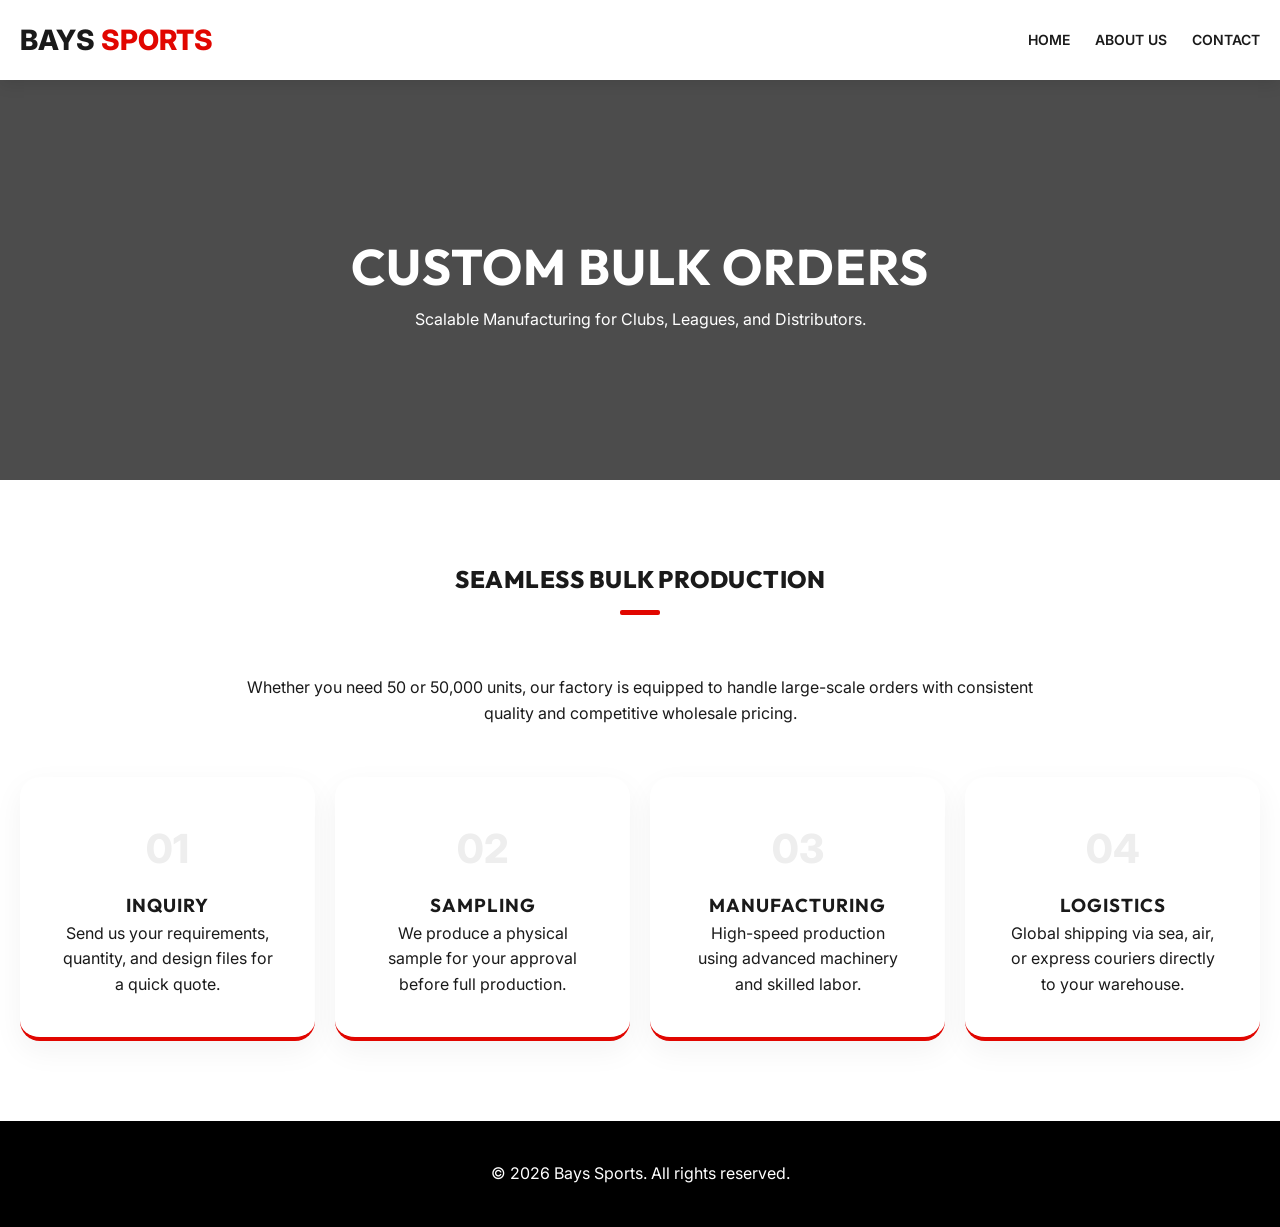
<file: bulk-orders.html>
<!DOCTYPE html>
<html lang="en">
<head>
    <meta charset="UTF-8">
    <meta name="viewport" content="width=device-width, initial-scale=1.0">
    <title>Custom Bulk Orders | Bays Sports</title>
    <link rel="stylesheet" href="https://cdnjs.cloudflare.com/ajax/libs/font-awesome/6.4.0/css/all.min.css">
    <link rel="stylesheet" href="style.css">
    <style>
        .page-hero { height: 400px; background: linear-gradient(rgba(0,0,0,0.7), rgba(0,0,0,0.7)), url('https://images.unsplash.com/photo-1586528116311-ad8dd3c8310d?auto=format&fit=crop&w=1920&q=80'); background-size: cover; background-position: center; display: flex; align-items: center; justify-content: center; color: #fff; text-align: center; }
        .page-hero h1 { font-size: 50px; text-transform: uppercase; }
        .content-section { padding: 80px 0; }
        .bulk-steps { display: flex; flex-wrap: wrap; gap: 20px; justify-content: center; margin-top: 50px; }
        .step-card { flex: 1; min-width: 250px; padding: 40px; background: #fff; box-shadow: 0 10px 30px rgba(0,0,0,0.05); border-radius: 20px; text-align: center; border-bottom: 4px solid var(--primary-color); }
        .step-num { font-size: 40px; font-weight: 800; color: #eee; margin-bottom: 10px; }
    </style>
</head>
<body>
    <header>
        <div class="container header-content">
            <div class="logo"><a href="index.html" class="logo-text">BAYS <span>SPORTS</span></a></div>
            <nav class="nav-menu">
                <ul>
                    <li><a href="index.html">Home</a></li>
                    <li><a href="about.html">About Us</a></li>
                    <li><a href="contact.html">Contact</a></li>
                </ul>
            </nav>
        </div>
    </header>

    <section class="page-hero">
        <div class="container">
            <h1>CUSTOM <span>BULK</span> ORDERS</h1>
            <p>Scalable Manufacturing for Clubs, Leagues, and Distributors.</p>
        </div>
    </section>

    <section class="content-section">
        <div class="container">
            <div class="section-title"><h2>Seamless Bulk Production</h2></div>
            <p style="text-align: center; max-width: 800px; margin: 0 auto;">Whether you need 50 or 50,000 units, our factory is equipped to handle large-scale orders with consistent quality and competitive wholesale pricing.</p>
            
            <div class="bulk-steps">
                <div class="step-card">
                    <div class="step-num">01</div>
                    <h3>Inquiry</h3>
                    <p>Send us your requirements, quantity, and design files for a quick quote.</p>
                </div>
                <div class="step-card">
                    <div class="step-num">02</div>
                    <h3>Sampling</h3>
                    <p>We produce a physical sample for your approval before full production.</p>
                </div>
                <div class="step-card">
                    <div class="step-num">03</div>
                    <h3>Manufacturing</h3>
                    <p>High-speed production using advanced machinery and skilled labor.</p>
                </div>
                <div class="step-card">
                    <div class="step-num">04</div>
                    <h3>Logistics</h3>
                    <p>Global shipping via sea, air, or express couriers directly to your warehouse.</p>
                </div>
            </div>
        </div>
    </section>

    <footer class="main-footer" style="background:#000; color:#fff; padding: 40px 0; text-align:center;">
        <div class="container"><p>&copy; 2026 Bays Sports. All rights reserved.</p></div>
    </footer>
</body>
</html>
</file>
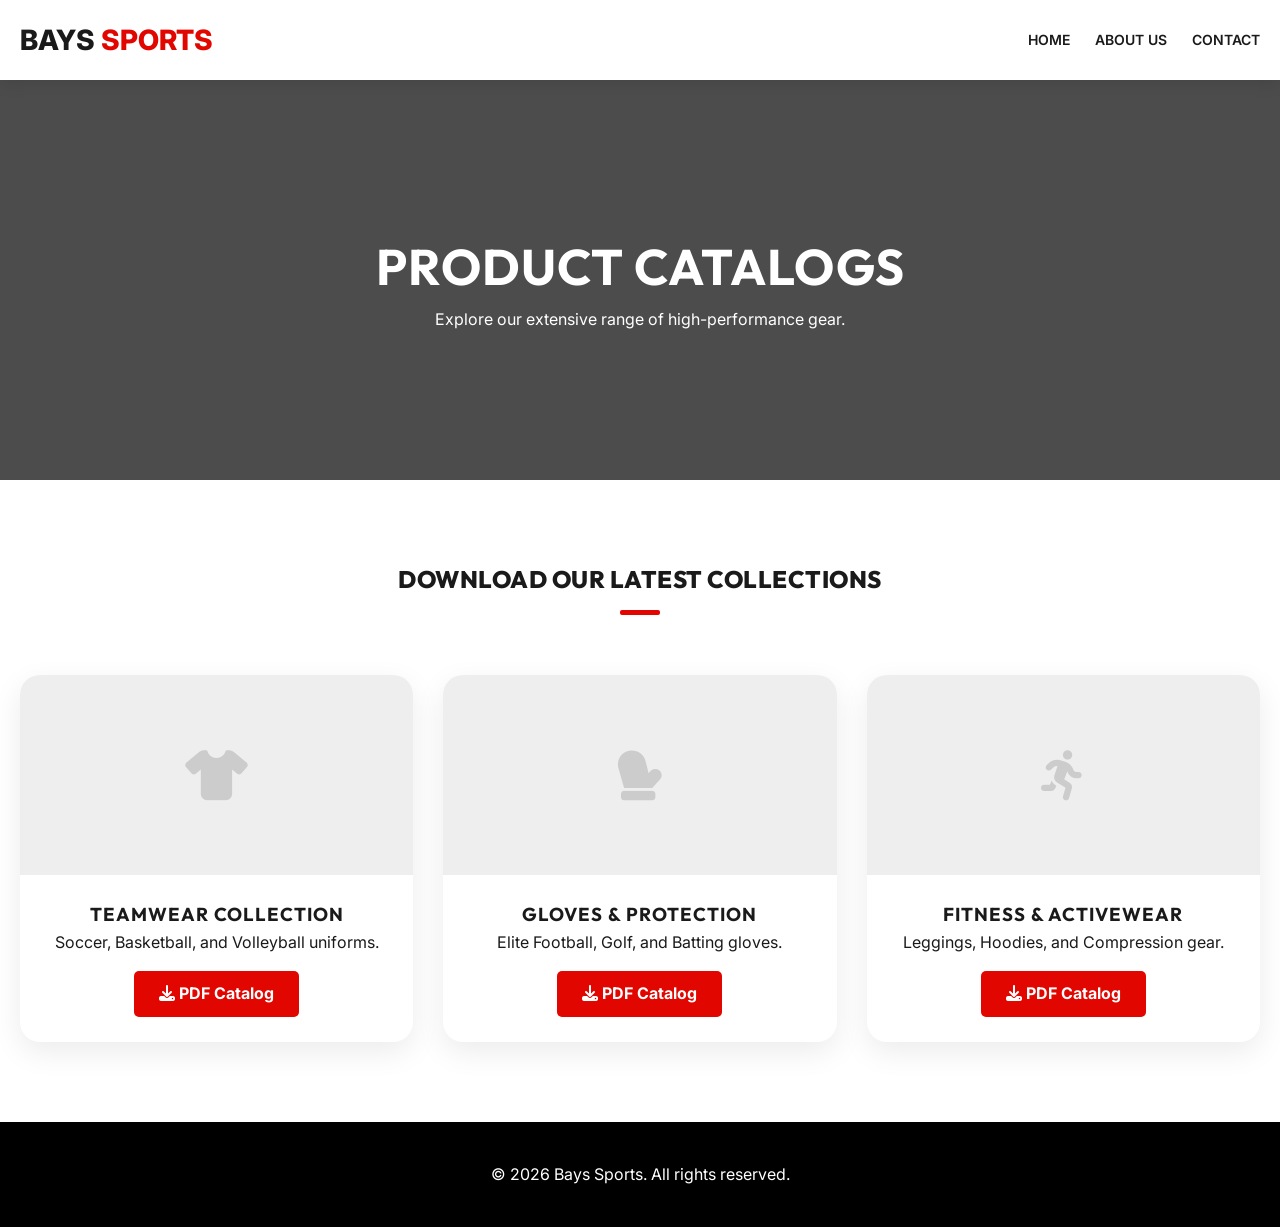
<file: catalogs.html>
<!DOCTYPE html>
<html lang="en">
<head>
    <meta charset="UTF-8">
    <meta name="viewport" content="width=device-width, initial-scale=1.0">
    <title>Product Catalogs | Bays Sports</title>
    <link rel="stylesheet" href="https://cdnjs.cloudflare.com/ajax/libs/font-awesome/6.4.0/css/all.min.css">
    <link rel="stylesheet" href="style.css">
    <style>
        .page-hero { height: 400px; background: linear-gradient(rgba(0,0,0,0.7), rgba(0,0,0,0.7)), url('https://images.unsplash.com/photo-1544441893-675973eebb39?auto=format&fit=crop&w=1920&q=80'); background-size: cover; background-position: center; display: flex; align-items: center; justify-content: center; color: #fff; text-align: center; }
        .page-hero h1 { font-size: 50px; text-transform: uppercase; }
        .content-section { padding: 80px 0; }
        .catalog-grid { display: grid; grid-template-columns: repeat(auto-fill, minmax(300px, 1fr)); gap: 30px; margin-top: 50px; }
        .catalog-card { background: #fff; border-radius: 20px; overflow: hidden; box-shadow: 0 10px 30px rgba(0,0,0,0.08); transition: all 0.3s ease; }
        .catalog-card:hover { transform: scale(1.05); }
        .catalog-img { height: 200px; background: #eee; display: flex; align-items: center; justify-content: center; font-size: 50px; color: #ccc; }
        .catalog-info { padding: 25px; text-align: center; }
        .download-btn { display: inline-block; padding: 10px 25px; background: var(--primary-color); color: #fff; border-radius: 5px; margin-top: 15px; font-weight: 700; }
    </style>
</head>
<body>
    <header>
        <div class="container header-content">
            <div class="logo"><a href="index.html" class="logo-text">BAYS <span>SPORTS</span></a></div>
            <nav class="nav-menu">
                <ul>
                    <li><a href="index.html">Home</a></li>
                    <li><a href="about.html">About Us</a></li>
                    <li><a href="contact.html">Contact</a></li>
                </ul>
            </nav>
        </div>
    </header>

    <section class="page-hero">
        <div class="container">
            <h1>PRODUCT <span>CATALOGS</span></h1>
            <p>Explore our extensive range of high-performance gear.</p>
        </div>
    </section>

    <section class="content-section">
        <div class="container">
            <div class="section-title"><h2>Download Our Latest Collections</h2></div>
            
            <div class="catalog-grid">
                <div class="catalog-card">
                    <div class="catalog-img"><i class="fas fa-tshirt"></i></div>
                    <div class="catalog-info">
                        <h3>Teamwear Collection</h3>
                        <p>Soccer, Basketball, and Volleyball uniforms.</p>
                        <a href="#" class="download-btn"><i class="fas fa-download"></i> PDF Catalog</a>
                    </div>
                </div>
                <div class="catalog-card">
                    <div class="catalog-img"><i class="fas fa-mitten"></i></div>
                    <div class="catalog-info">
                        <h3>Gloves & Protection</h3>
                        <p>Elite Football, Golf, and Batting gloves.</p>
                        <a href="#" class="download-btn"><i class="fas fa-download"></i> PDF Catalog</a>
                    </div>
                </div>
                <div class="catalog-card">
                    <div class="catalog-img"><i class="fas fa-running"></i></div>
                    <div class="catalog-info">
                        <h3>Fitness & Activewear</h3>
                        <p>Leggings, Hoodies, and Compression gear.</p>
                        <a href="#" class="download-btn"><i class="fas fa-download"></i> PDF Catalog</a>
                    </div>
                </div>
            </div>
        </div>
    </section>

    <footer class="main-footer" style="background:#000; color:#fff; padding: 40px 0; text-align:center;">
        <div class="container"><p>&copy; 2026 Bays Sports. All rights reserved.</p></div>
    </footer>
</body>
</html>
</file>
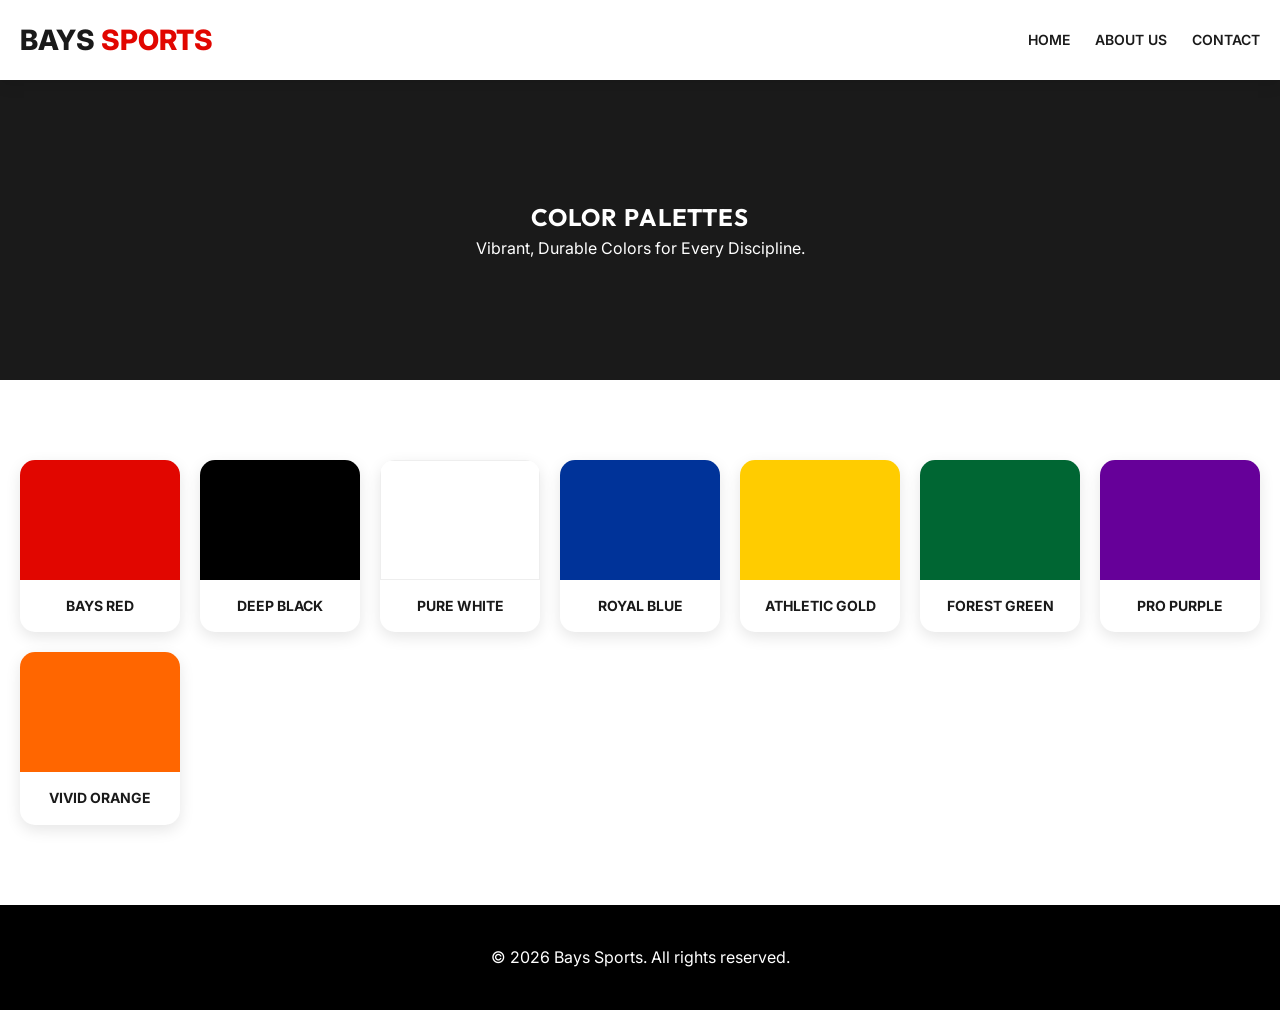
<file: colors.html>
<!DOCTYPE html>
<html lang="en">
<head>
    <meta charset="UTF-8">
    <meta name="viewport" content="width=device-width, initial-scale=1.0">
    <title>Color Palettes | Bays Sports</title>
    <link rel="stylesheet" href="https://cdnjs.cloudflare.com/ajax/libs/font-awesome/6.4.0/css/all.min.css">
    <link rel="stylesheet" href="style.css">
    <style>
        .page-hero { height: 300px; background: #1a1a1a; display: flex; align-items: center; justify-content: center; color: #fff; text-align: center; }
        .color-grid { display: grid; grid-template-columns: repeat(auto-fill, minmax(150px, 1fr)); gap: 20px; margin: 80px 0; }
        .color-swatch { border-radius: 15px; overflow: hidden; box-shadow: 0 5px 15px rgba(0,0,0,0.1); text-align: center; background: #fff; }
        .swatch-box { height: 120px; width: 100%; }
        .swatch-name { padding: 15px; font-weight: 700; font-size: 14px; text-transform: uppercase; }
    </style>
</head>
<body>
    <header>
        <div class="container header-content">
            <div class="logo"><a href="index.html" class="logo-text">BAYS <span>SPORTS</span></a></div>
            <nav class="nav-menu">
                <ul>
                    <li><a href="index.html">Home</a></li>
                    <li><a href="about.html">About Us</a></li>
                    <li><a href="contact.html">Contact</a></li>
                </ul>
            </nav>
        </div>
    </header>

    <section class="page-hero">
        <div class="container">
            <h1>COLOR <span>PALETTES</span></h1>
            <p>Vibrant, Durable Colors for Every Discipline.</p>
        </div>
    </section>

    <section class="container">
        <div class="color-grid">
            <div class="color-swatch"><div class="swatch-box" style="background:#e10600;"></div><div class="swatch-name">Bays Red</div></div>
            <div class="color-swatch"><div class="swatch-box" style="background:#000000;"></div><div class="swatch-name">Deep Black</div></div>
            <div class="color-swatch"><div class="swatch-box" style="background:#ffffff; border:1px solid #eee;"></div><div class="swatch-name">Pure White</div></div>
            <div class="color-swatch"><div class="swatch-box" style="background:#003399;"></div><div class="swatch-name">Royal Blue</div></div>
            <div class="color-swatch"><div class="swatch-box" style="background:#ffcc00;"></div><div class="swatch-name">Athletic Gold</div></div>
            <div class="color-swatch"><div class="swatch-box" style="background:#006633;"></div><div class="swatch-name">Forest Green</div></div>
            <div class="color-swatch"><div class="swatch-box" style="background:#660099;"></div><div class="swatch-name">Pro Purple</div></div>
            <div class="color-swatch"><div class="swatch-box" style="background:#ff6600;"></div><div class="swatch-name">Vivid Orange</div></div>
        </div>
    </section>

    <footer class="main-footer" style="background:#000; color:#fff; padding: 40px 0; text-align:center;">
        <div class="container"><p>&copy; 2026 Bays Sports. All rights reserved.</p></div>
    </footer>
</body>
</html>
</file>
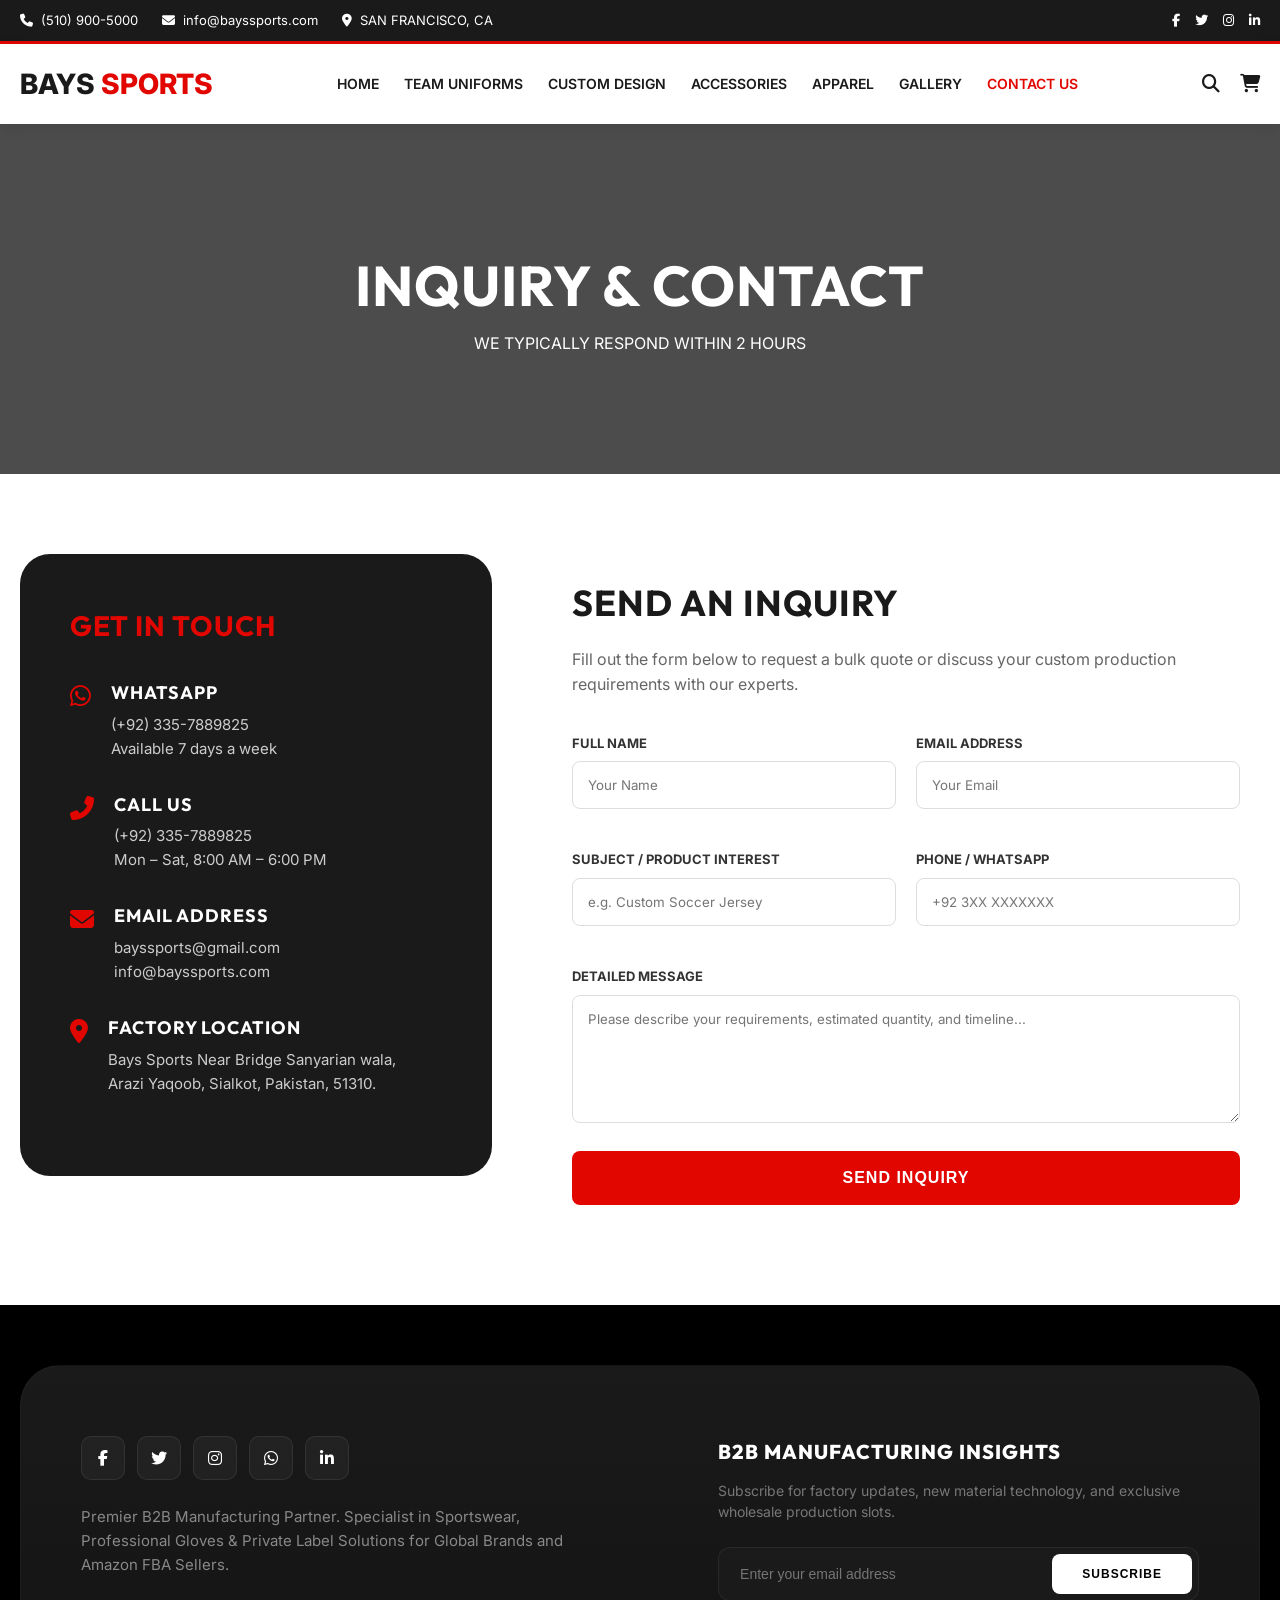
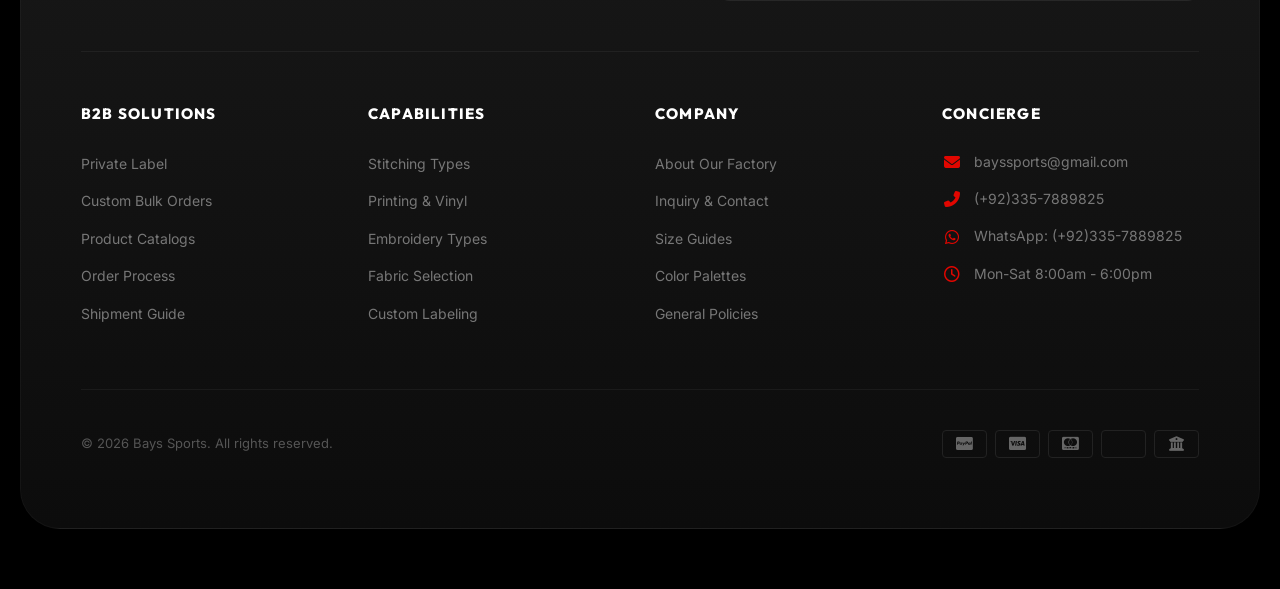
<file: contact.html>
<!DOCTYPE html>
<html lang="en">
<head>
    <meta charset="UTF-8">
    <meta name="viewport" content="width=device-width, initial-scale=1.0">
    <title>Contact Us | Request a Bulk Quote from Bays Sports</title>
    <meta name="description" content="Get in touch with Bays Sports for wholesale inquiries, custom teamwear quotes, and manufacturing partnerships. Fast response guaranteed.">
    <meta name="keywords" content="contact Bays Sports, wholesale sports quote, custom jersey inquiry, Sialkot factory contact">
    <link rel="canonical" href="https://bayssports.com/contact.html" />
    
    <!-- Open Graph -->
    <meta property="og:title" content="Contact Us | Request a Bulk Quote from Bays Sports">
    <meta property="og:description" content="Discuss your custom production requirements with our experts. We respond within 2 hours.">
    <meta property="og:url" content="https://bayssports.com/contact.html">

    <link rel="stylesheet" href="https://cdnjs.cloudflare.com/ajax/libs/font-awesome/6.4.0/css/all.min.css">
    <link rel="stylesheet" href="style.css">
    <style>
        .contact-hero {
            height: 350px;
            background: linear-gradient(rgba(0,0,0,0.7), rgba(0,0,0,0.7)), url('https://images.unsplash.com/photo-1534536281715-e28d76689b4d?ixlib=rb-1.2.1&auto=format&fit=crop&w=1920&q=80');
            background-size: cover;
            background-position: center;
            display: flex;
            align-items: center;
            justify-content: center;
            color: var(--white);
            text-align: center;
        }

        .contact-hero h1 {
            font-size: 56px;
        }

        .contact-section {
            padding: 80px 0;
            background: #fff;
        }

        .contact-grid {
            display: grid;
            grid-template-columns: 1fr 1.5fr;
            gap: 60px;
        }

        .contact-info-box {
            background: var(--secondary-color);
            color: var(--white);
            padding: 50px;
            border-radius: 30px;
            height: fit-content;
        }

        .contact-info-box h2 {
            font-size: 28px;
            margin-bottom: 30px;
            color: var(--primary-color);
        }

        .info-item {
            display: flex;
            gap: 20px;
            margin-bottom: 30px;
        }

        .info-item i {
            font-size: 24px;
            color: var(--primary-color);
            margin-top: 5px;
        }

        .info-item h4 {
            font-size: 18px;
            margin-bottom: 5px;
            color: var(--white);
        }

        .info-item p {
            color: #ccc;
            font-size: 15px;
            line-height: 1.6;
        }

        .contact-form-container {
            padding: 20px;
        }

        .contact-form-container h2 {
            font-size: 36px;
            margin-bottom: 15px;
            color: var(--secondary-color);
        }

        .contact-form-container p {
            color: #666;
            margin-bottom: 35px;
        }

        .form-grid {
            display: grid;
            grid-template-columns: 1fr 1fr;
            gap: 20px;
            margin-bottom: 20px;
        }

        .form-group {
            margin-bottom: 20px;
        }

        .form-group label {
            display: block;
            font-weight: 700;
            margin-bottom: 8px;
            text-transform: uppercase;
            font-size: 13px;
            color: #333;
        }

        .form-group input, .form-group textarea {
            width: 100%;
            padding: 15px;
            border: 1px solid #ddd;
            border-radius: 8px;
            font-family: inherit;
            transition: var(--transition);
        }

        .form-group input:focus, .form-group textarea:focus {
            border-color: var(--primary-color);
            outline: none;
            box-shadow: 0 0 10px rgba(225, 6, 0, 0.1);
        }

        .submit-btn {
            background: var(--primary-color);
            color: var(--white);
            padding: 18px 40px;
            border: none;
            border-radius: 8px;
            font-weight: 800;
            text-transform: uppercase;
            cursor: pointer;
            transition: var(--transition);
            width: 100%;
            font-size: 16px;
            letter-spacing: 1px;
        }

        .submit-btn:hover {
            background: #c00500;
            transform: translateY(-3px);
            box-shadow: 0 10px 20px rgba(0,0,0,0.1);
        }

        .map-section {
            height: 450px;
            width: 100%;
            background: #eee;
        }
    </style>
</head>
<body>

    <!-- Top Bar -->
    <div class="top-bar">
        <div class="container top-bar-content">
            <div class="top-info">
                <span><i class="fas fa-phone"></i> (510) 900-5000</span>
                <span><i class="fas fa-envelope"></i> info@bayssports.com</span>
                <span><i class="fas fa-map-marker-alt"></i> SAN FRANCISCO, CA</span>
            </div>
            <div class="top-socials">
                <a href="#"><i class="fab fa-facebook-f"></i></a>
                <a href="#"><i class="fab fa-twitter"></i></a>
                <a href="#"><i class="fab fa-instagram"></i></a>
                <a href="#"><i class="fab fa-linkedin-in"></i></a>
            </div>
        </div>
    </div>

    <!-- Header -->
    <header>
        <div class="container header-content">
            <div class="logo">
                <a href="index.html" class="logo-text">BAYS <span>SPORTS</span></a>
            </div>
            <nav class="nav-menu">
                <ul>
                    <li><a href="index.html">Home</a></li>
                    <li><a href="#">Team Uniforms</a></li>
                    <li><a href="#">Custom Design</a></li>
                    <li><a href="#">Accessories</a></li>
                    <li><a href="#">Apparel</a></li>
                    <li><a href="#">Gallery</a></li>
                    <li><a href="contact.html" style="color: var(--primary-color);">Contact Us</a></li>
                </ul>
            </nav>
            <div class="menu-toggle" id="mobile-menu">
                <i class="fas fa-bars"></i>
            </div>
            <div class="header-actions">
                <i class="fas fa-search"></i>
                <i class="fas fa-shopping-cart"></i>
            </div>
        </div>
    </header>

    <!-- Contact Hero -->
    <section class="contact-hero">
        <div class="container">
            <h1>INQUIRY & <span>CONTACT</span></h1>
            <p>WE TYPICALLY RESPOND WITHIN 2 HOURS</p>
        </div>
    </section>

    <!-- Contact Content -->
    <section class="contact-section">
        <div class="container">
            <div class="contact-grid">
                <div class="contact-info-box">
                    <h2>GET IN TOUCH</h2>
                    
                    <div class="info-item">
                        <i class="fab fa-whatsapp"></i>
                        <div>
                            <h4>WHATSAPP</h4>
                            <p>(+92) 335-7889825<br>Available 7 days a week</p>
                        </div>
                    </div>

                    <div class="info-item">
                        <i class="fas fa-phone-alt"></i>
                        <div>
                            <h4>CALL US</h4>
                            <p>(+92) 335-7889825<br>Mon – Sat, 8:00 AM – 6:00 PM</p>
                        </div>
                    </div>

                    <div class="info-item">
                        <i class="fas fa-envelope"></i>
                        <div>
                            <h4>EMAIL ADDRESS</h4>
                            <p>bayssports@gmail.com<br>info@bayssports.com</p>
                        </div>
                    </div>

                    <div class="info-item">
                        <i class="fas fa-map-marker-alt"></i>
                        <div>
                            <h4>FACTORY LOCATION</h4>
                            <p>Bays Sports Near Bridge Sanyarian wala,<br>Arazi Yaqoob, Sialkot, Pakistan, 51310.</p>
                        </div>
                    </div>
                </div>

                <div class="contact-form-container">
                    <h2>SEND AN INQUIRY</h2>
                    <p>Fill out the form below to request a bulk quote or discuss your custom production requirements with our experts.</p>
                    
                    <form action="#">
                        <div class="form-grid">
                            <div class="form-group">
                                <label>Full Name</label>
                                <input type="text" placeholder="Your Name" required>
                            </div>
                            <div class="form-group">
                                <label>Email Address</label>
                                <input type="email" placeholder="Your Email" required>
                            </div>
                        </div>

                        <div class="form-grid">
                            <div class="form-group">
                                <label>Subject / Product Interest</label>
                                <input type="text" placeholder="e.g. Custom Soccer Jersey">
                            </div>
                            <div class="form-group">
                                <label>Phone / WhatsApp</label>
                                <input type="text" placeholder="+92 3XX XXXXXXX" required>
                            </div>
                        </div>

                        <div class="form-group">
                            <label>Detailed Message</label>
                            <textarea rows="6" placeholder="Please describe your requirements, estimated quantity, and timeline..."></textarea>
                        </div>

                        <button type="submit" class="submit-btn">SEND INQUIRY</button>
                    </form>
                </div>
            </div>
        </div>
    </section>

    <!-- Footer -->
    <footer class="main-footer">
        <div class="container">
            <div class="footer-card">
                <div class="footer-row-top">
                    <div class="footer-brand-box">
                        <div class="social-links-box">
                            <a href="#"><i class="fab fa-facebook-f"></i></a>
                            <a href="#"><i class="fab fa-twitter"></i></a>
                            <a href="#"><i class="fab fa-instagram"></i></a>
                            <a href="#"><i class="fab fa-whatsapp"></i></a>
                            <a href="#"><i class="fab fa-linkedin-in"></i></a>
                        </div>
                        <p class="brand-desc">Premier B2B Manufacturing Partner. Specialist in Sportswear, Professional Gloves & Private Label Solutions for Global Brands and Amazon FBA Sellers.</p>
                    </div>
                    <div class="footer-newsletter-box">
                        <h3>B2B MANUFACTURING INSIGHTS</h3>
                        <p>Subscribe for factory updates, new material technology, and exclusive wholesale production slots.</p>
                        <form class="newsletter-form">
                            <input type="email" placeholder="Enter your email address">
                            <button type="submit">SUBSCRIBE</button>
                        </form>
                    </div>
                </div>

                <div class="footer-row-bottom">
                    <div class="footer-links-col">
                        <h4>B2B SOLUTIONS</h4>
                        <ul>
                            <li><a href="private-label.html">Private Label</a></li>
                            <li><a href="bulk-orders.html">Custom Bulk Orders</a></li>
                            <li><a href="catalogs.html">Product Catalogs</a></li>
                            <li><a href="order-process.html">Order Process</a></li>
                            <li><a href="shipment-guide.html">Shipment Guide</a></li>
                        </ul>
                    </div>
                    <div class="footer-links-col">
                        <h4>CAPABILITIES</h4>
                        <ul>
                            <li><a href="stitching.html">Stitching Types</a></li>
                            <li><a href="printing.html">Printing & Vinyl</a></li>
                            <li><a href="embroidery.html">Embroidery Types</a></li>
                            <li><a href="fabrics.html">Fabric Selection</a></li>
                            <li><a href="labeling.html">Custom Labeling</a></li>
                        </ul>
                    </div>
                    <div class="footer-links-col">
                        <h4>COMPANY</h4>
                        <ul>
                            <li><a href="about.html">About Our Factory</a></li>
                            <li><a href="contact.html">Inquiry & Contact</a></li>
                            <li><a href="size-guides.html">Size Guides</a></li>
                            <li><a href="colors.html">Color Palettes</a></li>
                            <li><a href="policies.html">General Policies</a></li>
                        </ul>
                    </div>
                    <div class="footer-links-col">
                        <h4>CONCIERGE</h4>
                        <ul class="concierge-list">
                            <li><i class="fas fa-envelope"></i> <a href="mailto:bayssports@gmail.com">bayssports@gmail.com</a></li>
                            <li><i class="fas fa-phone-alt"></i> <a href="tel:+923357889825">(+92)335-7889825</a></li>
                            <li><i class="fab fa-whatsapp"></i> <a href="#">WhatsApp: (+92)335-7889825</a></li>
                            <li><i class="far fa-clock"></i> Mon-Sat 8:00am - 6:00pm</li>
                        </ul>
                    </div>
                </div>

                <div class="footer-bottom">
                    <p>&copy; 2026 Bays Sports. All rights reserved.</p>
                    <div class="payment-methods">
                        <div class="payment-icon"><i class="fab fa-cc-paypal"></i></div>
                        <div class="payment-icon"><i class="fab fa-cc-visa"></i></div>
                        <div class="payment-icon"><i class="fab fa-cc-mastercard"></i></div>
                        <div class="payment-icon"><i class="fab fa-payoneer"></i></div>
                        <div class="payment-icon"><i class="fas fa-university"></i></div>
                    </div>
                </div>
            </div>
        </div>
    </footer>

</body>
</html>
</file>
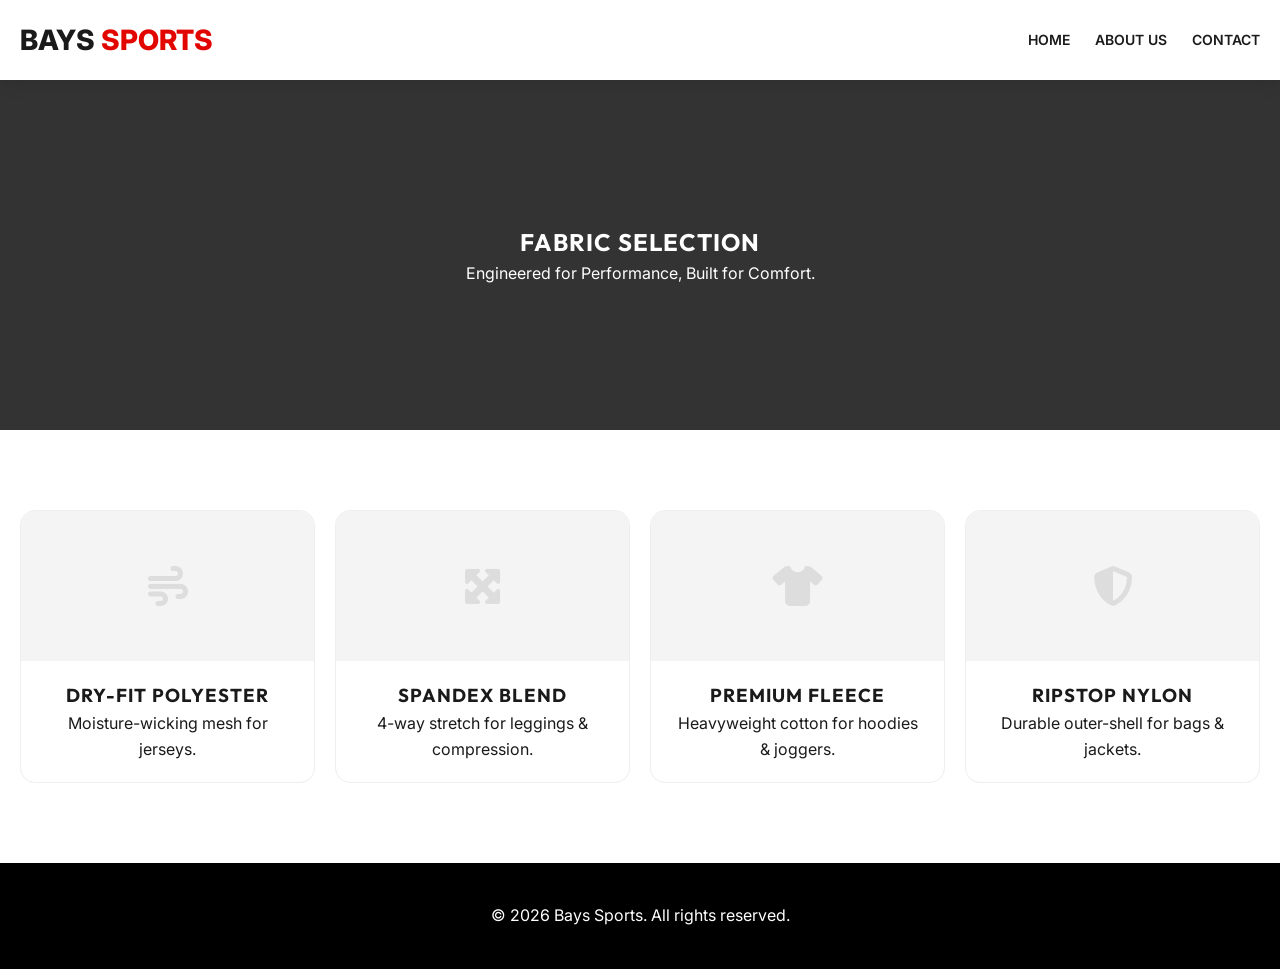
<file: fabrics.html>
<!DOCTYPE html>
<html lang="en">
<head>
    <meta charset="UTF-8">
    <meta name="viewport" content="width=device-width, initial-scale=1.0">
    <title>Fabric Selection | Bays Sports</title>
    <link rel="stylesheet" href="https://cdnjs.cloudflare.com/ajax/libs/font-awesome/6.4.0/css/all.min.css">
    <link rel="stylesheet" href="style.css">
    <style>
        .page-hero { height: 350px; background: linear-gradient(rgba(0,0,0,0.8), rgba(0,0,0,0.8)), url('https://images.unsplash.com/photo-1544441893-675973eebb39?auto=format&fit=crop&w=1920&q=80'); background-size: cover; background-position: center; display: flex; align-items: center; justify-content: center; color: #fff; text-align: center; }
        .fabric-grid { display: grid; grid-template-columns: repeat(4, 1fr); gap: 20px; margin: 80px 0; }
        .fabric-card { background: #fff; border: 1px solid #eee; border-radius: 15px; overflow: hidden; text-align: center; transition: 0.3s; }
        .fabric-card:hover { border-color: var(--primary-color); box-shadow: 0 10px 25px rgba(0,0,0,0.05); }
        .fabric-thumb { height: 150px; background: #f4f4f4; display: flex; align-items: center; justify-content: center; font-size: 40px; color: #ddd; }
        .fabric-info { padding: 20px; }
    </style>
</head>
<body>
    <header>
        <div class="container header-content">
            <div class="logo"><a href="index.html" class="logo-text">BAYS <span>SPORTS</span></a></div>
            <nav class="nav-menu">
                <ul>
                    <li><a href="index.html">Home</a></li>
                    <li><a href="about.html">About Us</a></li>
                    <li><a href="contact.html">Contact</a></li>
                </ul>
            </nav>
        </div>
    </header>

    <section class="page-hero">
        <div class="container">
            <h1>FABRIC <span>SELECTION</span></h1>
            <p>Engineered for Performance, Built for Comfort.</p>
        </div>
    </section>

    <section class="container">
        <div class="fabric-grid">
            <div class="fabric-card">
                <div class="fabric-thumb"><i class="fas fa-wind"></i></div>
                <div class="fabric-info"><h3>Dry-Fit Polyester</h3><p>Moisture-wicking mesh for jerseys.</p></div>
            </div>
            <div class="fabric-card">
                <div class="fabric-thumb"><i class="fas fa-expand-arrows-alt"></i></div>
                <div class="fabric-info"><h3>Spandex Blend</h3><p>4-way stretch for leggings & compression.</p></div>
            </div>
            <div class="fabric-card">
                <div class="fabric-thumb"><i class="fas fa-tshirt"></i></div>
                <div class="fabric-info"><h3>Premium Fleece</h3><p>Heavyweight cotton for hoodies & joggers.</p></div>
            </div>
            <div class="fabric-card">
                <div class="fabric-thumb"><i class="fas fa-shield-alt"></i></div>
                <div class="fabric-info"><h3>Ripstop Nylon</h3><p>Durable outer-shell for bags & jackets.</p></div>
            </div>
        </div>
    </section>

    <footer class="main-footer" style="background:#000; color:#fff; padding: 40px 0; text-align:center;">
        <div class="container"><p>&copy; 2026 Bays Sports. All rights reserved.</p></div>
    </footer>
</body>
</html>
</file>
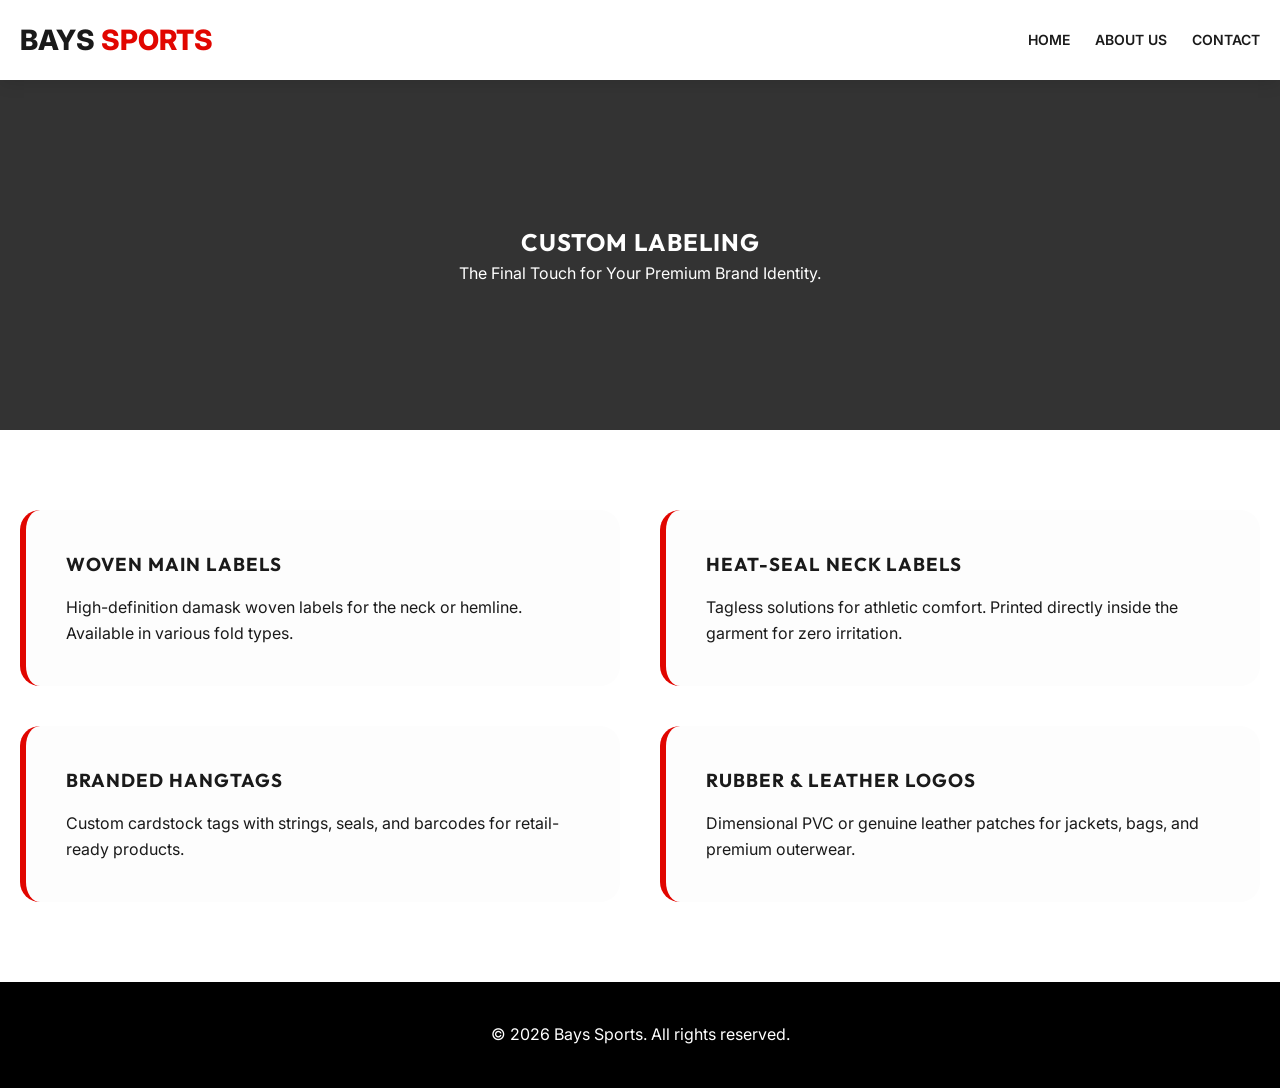
<file: labeling.html>
<!DOCTYPE html>
<html lang="en">
<head>
    <meta charset="UTF-8">
    <meta name="viewport" content="width=device-width, initial-scale=1.0">
    <title>Custom Labeling & Branding | Bays Sports</title>
    <link rel="stylesheet" href="https://cdnjs.cloudflare.com/ajax/libs/font-awesome/6.4.0/css/all.min.css">
    <link rel="stylesheet" href="style.css">
    <style>
        .page-hero { height: 350px; background: linear-gradient(rgba(0,0,0,0.8), rgba(0,0,0,0.8)), url('https://images.unsplash.com/photo-1556761175-b413da4baf72?auto=format&fit=crop&w=1920&q=80'); background-size: cover; background-position: center; display: flex; align-items: center; justify-content: center; color: #fff; text-align: center; }
        .label-grid { display: grid; grid-template-columns: 1fr 1fr; gap: 40px; margin: 80px 0; }
        .label-card { padding: 40px; background: #fdfdfd; border-radius: 20px; border-left: 6px solid var(--primary-color); }
        .label-card h3 { margin-bottom: 15px; color: var(--secondary-color); }
    </style>
</head>
<body>
    <header>
        <div class="container header-content">
            <div class="logo"><a href="index.html" class="logo-text">BAYS <span>SPORTS</span></a></div>
            <nav class="nav-menu">
                <ul>
                    <li><a href="index.html">Home</a></li>
                    <li><a href="about.html">About Us</a></li>
                    <li><a href="contact.html">Contact</a></li>
                </ul>
            </nav>
        </div>
    </header>

    <section class="page-hero">
        <div class="container">
            <h1>CUSTOM <span>LABELING</span></h1>
            <p>The Final Touch for Your Premium Brand Identity.</p>
        </div>
    </section>

    <section class="container label-grid">
        <div class="label-card">
            <h3>Woven Main Labels</h3>
            <p>High-definition damask woven labels for the neck or hemline. Available in various fold types.</p>
        </div>
        <div class="label-card">
            <h3>Heat-Seal Neck Labels</h3>
            <p>Tagless solutions for athletic comfort. Printed directly inside the garment for zero irritation.</p>
        </div>
        <div class="label-card">
            <h3>Branded Hangtags</h3>
            <p>Custom cardstock tags with strings, seals, and barcodes for retail-ready products.</p>
        </div>
        <div class="label-card">
            <h3>Rubber & Leather Logos</h3>
            <p>Dimensional PVC or genuine leather patches for jackets, bags, and premium outerwear.</p>
        </div>
    </section>

    <footer class="main-footer" style="background:#000; color:#fff; padding: 40px 0; text-align:center;">
        <div class="container"><p>&copy; 2026 Bays Sports. All rights reserved.</p></div>
    </footer>
</body>
</html>
</file>
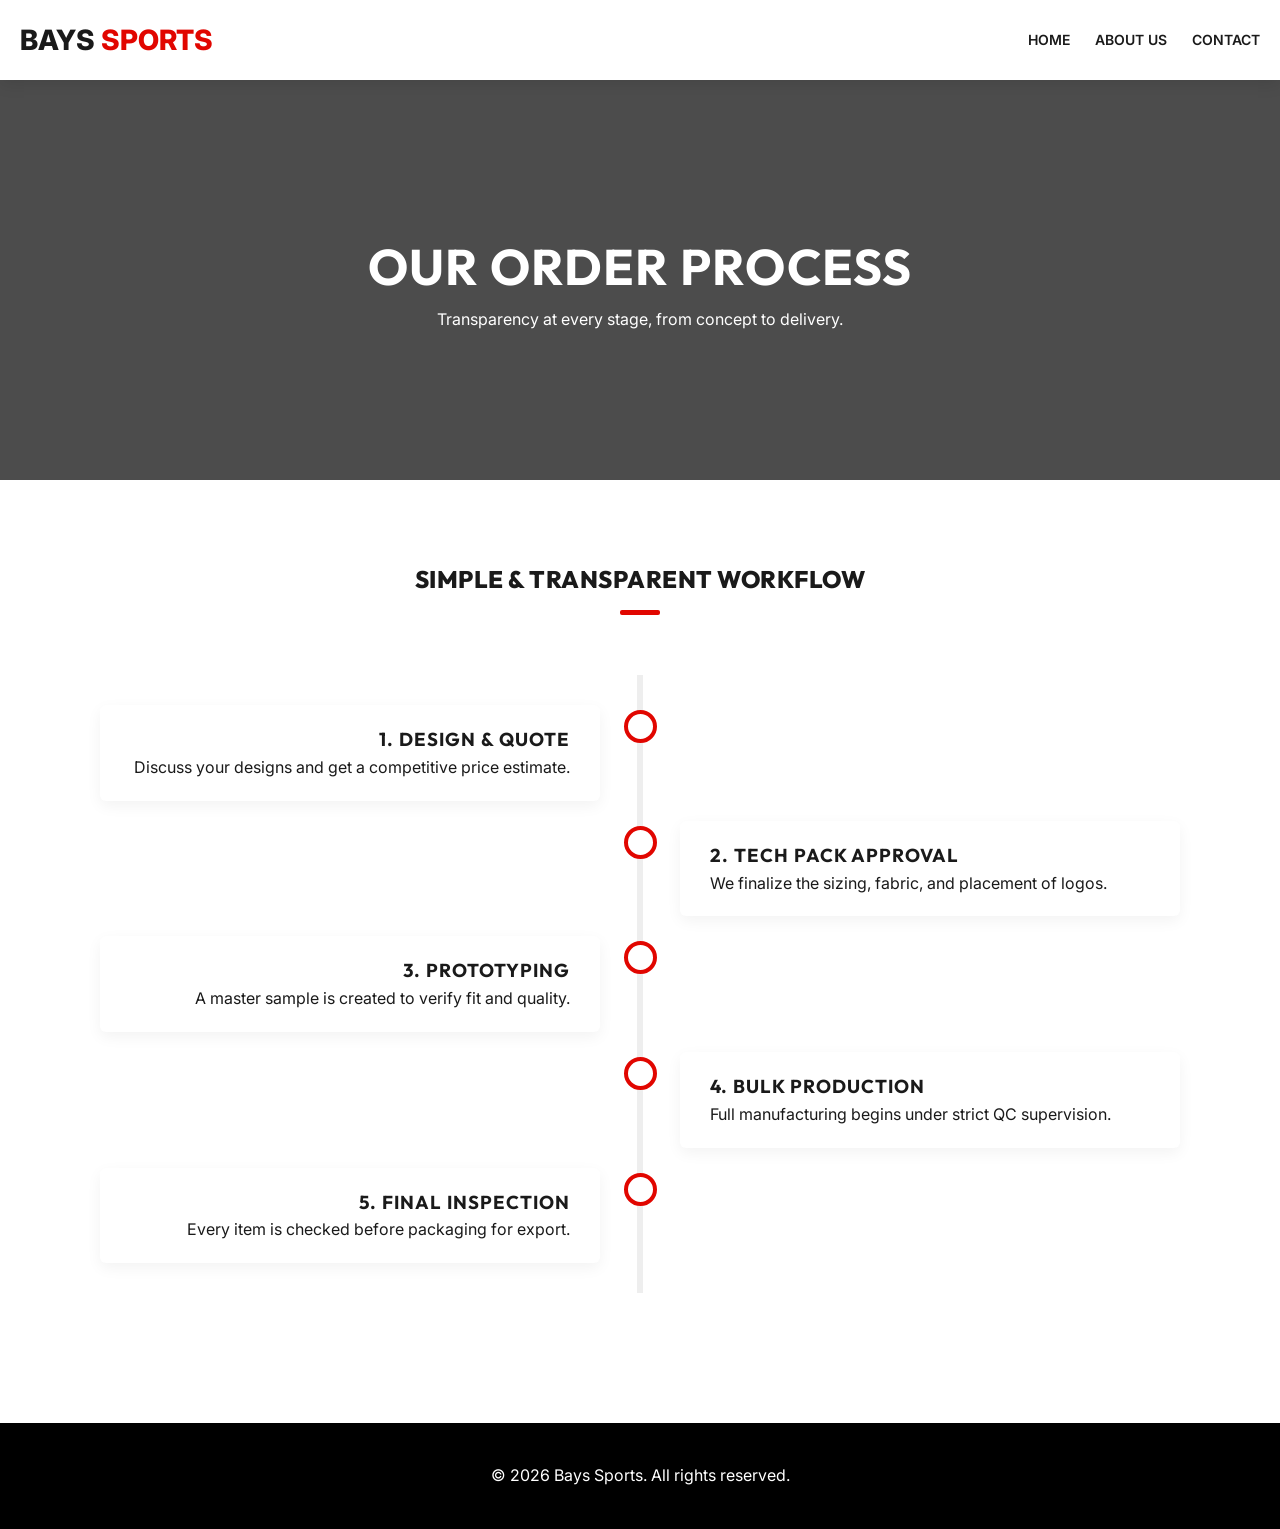
<file: order-process.html>
<!DOCTYPE html>
<html lang="en">
<head>
    <meta charset="UTF-8">
    <meta name="viewport" content="width=device-width, initial-scale=1.0">
    <title>Order Process | Bays Sports</title>
    <link rel="stylesheet" href="https://cdnjs.cloudflare.com/ajax/libs/font-awesome/6.4.0/css/all.min.css">
    <link rel="stylesheet" href="style.css">
    <style>
        .page-hero { height: 400px; background: linear-gradient(rgba(0,0,0,0.7), rgba(0,0,0,0.7)), url('https://images.unsplash.com/photo-1454165833762-0102a2aa7d16?auto=format&fit=crop&w=1920&q=80'); background-size: cover; background-position: center; display: flex; align-items: center; justify-content: center; color: #fff; text-align: center; }
        .page-hero h1 { font-size: 50px; text-transform: uppercase; }
        .content-section { padding: 80px 0; }
        .timeline { position: relative; max-width: 1200px; margin: 50px auto; padding: 20px; }
        .timeline::after { content: ''; position: absolute; width: 6px; background-color: #eee; top: 0; bottom: 0; left: 50%; margin-left: -3px; }
        .timeline-container { padding: 10px 40px; position: relative; background-color: inherit; width: 50%; }
        .timeline-container::after { content: ''; position: absolute; width: 25px; height: 25px; right: -17px; background-color: white; border: 4px solid var(--primary-color); top: 15px; border-radius: 50%; z-index: 1; }
        .left { left: 0; text-align: right; }
        .right { left: 50%; }
        .right::after { left: -16px; }
        .timeline-content { padding: 20px 30px; background-color: white; position: relative; border-radius: 6px; box-shadow: 0 5px 15px rgba(0,0,0,0.05); }
    </style>
</head>
<body>
    <header>
        <div class="container header-content">
            <div class="logo"><a href="index.html" class="logo-text">BAYS <span>SPORTS</span></a></div>
            <nav class="nav-menu">
                <ul>
                    <li><a href="index.html">Home</a></li>
                    <li><a href="about.html">About Us</a></li>
                    <li><a href="contact.html">Contact</a></li>
                </ul>
            </nav>
        </div>
    </header>

    <section class="page-hero">
        <div class="container">
            <h1>OUR <span>ORDER</span> PROCESS</h1>
            <p>Transparency at every stage, from concept to delivery.</p>
        </div>
    </section>

    <section class="content-section">
        <div class="container">
            <div class="section-title"><h2>Simple & Transparent Workflow</h2></div>
            
            <div class="timeline">
                <div class="timeline-container left">
                    <div class="timeline-content">
                        <h3>1. Design & Quote</h3>
                        <p>Discuss your designs and get a competitive price estimate.</p>
                    </div>
                </div>
                <div class="timeline-container right">
                    <div class="timeline-content">
                        <h3>2. Tech Pack Approval</h3>
                        <p>We finalize the sizing, fabric, and placement of logos.</p>
                    </div>
                </div>
                <div class="timeline-container left">
                    <div class="timeline-content">
                        <h3>3. Prototyping</h3>
                        <p>A master sample is created to verify fit and quality.</p>
                    </div>
                </div>
                <div class="timeline-container right">
                    <div class="timeline-content">
                        <h3>4. Bulk Production</h3>
                        <p>Full manufacturing begins under strict QC supervision.</p>
                    </div>
                </div>
                <div class="timeline-container left">
                    <div class="timeline-content">
                        <h3>5. Final Inspection</h3>
                        <p>Every item is checked before packaging for export.</p>
                    </div>
                </div>
            </div>
        </div>
    </section>

    <footer class="main-footer" style="background:#000; color:#fff; padding: 40px 0; text-align:center;">
        <div class="container"><p>&copy; 2026 Bays Sports. All rights reserved.</p></div>
    </footer>
</body>
</html>
</file>
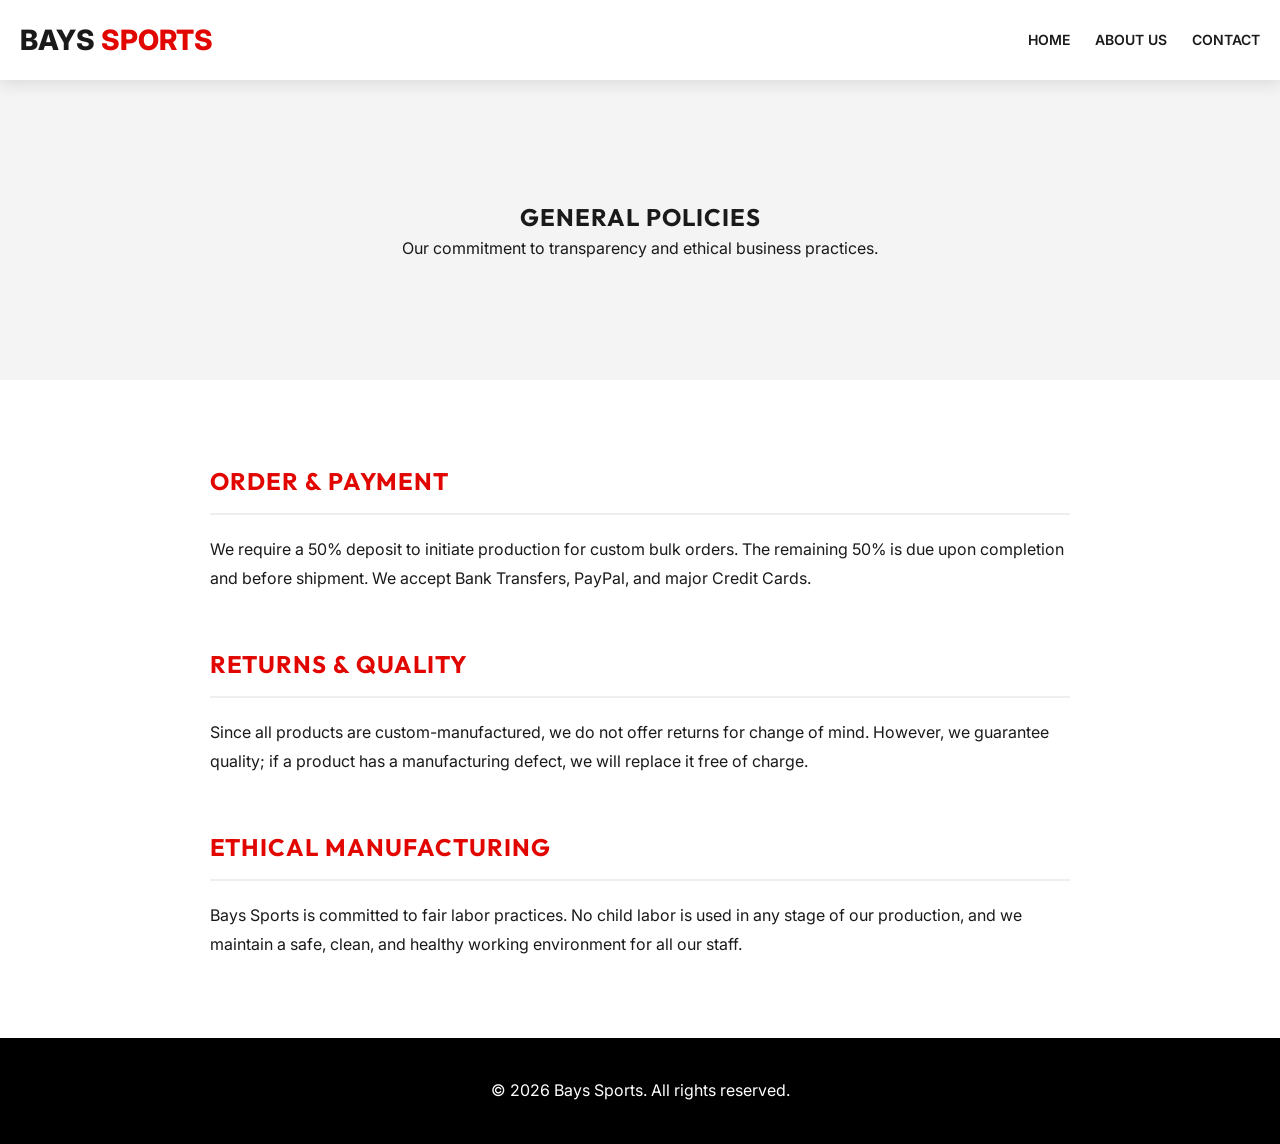
<file: policies.html>
<!DOCTYPE html>
<html lang="en">
<head>
    <meta charset="UTF-8">
    <meta name="viewport" content="width=device-width, initial-scale=1.0">
    <title>General Policies | Bays Sports</title>
    <link rel="stylesheet" href="https://cdnjs.cloudflare.com/ajax/libs/font-awesome/6.4.0/css/all.min.css">
    <link rel="stylesheet" href="style.css">
    <style>
        .page-hero { height: 300px; background: #f4f4f4; display: flex; align-items: center; justify-content: center; color: #1a1a1a; text-align: center; }
        .policy-container { max-width: 900px; margin: 80px auto; line-height: 1.8; }
        .policy-block { margin-bottom: 50px; }
        .policy-block h2 { color: var(--primary-color); margin-bottom: 20px; font-size: 24px; border-bottom: 2px solid #eee; padding-bottom: 10px; }
    </style>
</head>
<body>
    <header>
        <div class="container header-content">
            <div class="logo"><a href="index.html" class="logo-text">BAYS <span>SPORTS</span></a></div>
            <nav class="nav-menu">
                <ul>
                    <li><a href="index.html">Home</a></li>
                    <li><a href="about.html">About Us</a></li>
                    <li><a href="contact.html">Contact</a></li>
                </ul>
            </nav>
        </div>
    </header>

    <section class="page-hero">
        <div class="container">
            <h1>GENERAL <span>POLICIES</span></h1>
            <p>Our commitment to transparency and ethical business practices.</p>
        </div>
    </section>

    <section class="container policy-container">
        <div class="policy-block">
            <h2>Order & Payment</h2>
            <p>We require a 50% deposit to initiate production for custom bulk orders. The remaining 50% is due upon completion and before shipment. We accept Bank Transfers, PayPal, and major Credit Cards.</p>
        </div>
        <div class="policy-block">
            <h2>Returns & Quality</h2>
            <p>Since all products are custom-manufactured, we do not offer returns for change of mind. However, we guarantee quality; if a product has a manufacturing defect, we will replace it free of charge.</p>
        </div>
        <div class="policy-block">
            <h2>Ethical Manufacturing</h2>
            <p>Bays Sports is committed to fair labor practices. No child labor is used in any stage of our production, and we maintain a safe, clean, and healthy working environment for all our staff.</p>
        </div>
    </section>

    <footer class="main-footer" style="background:#000; color:#fff; padding: 40px 0; text-align:center;">
        <div class="container"><p>&copy; 2026 Bays Sports. All rights reserved.</p></div>
    </footer>
</body>
</html>
</file>
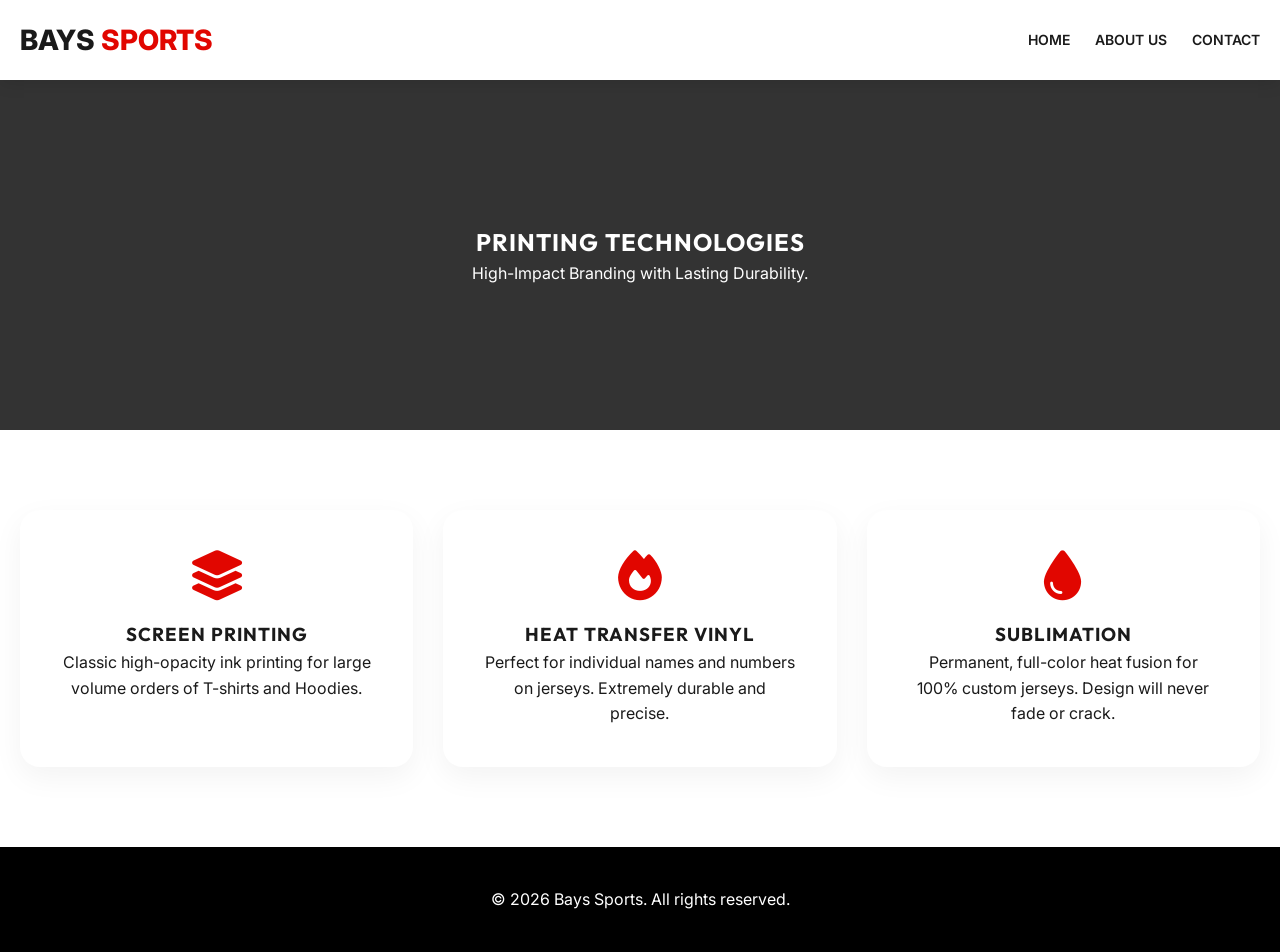
<file: printing.html>
<!DOCTYPE html>
<html lang="en">
<head>
    <meta charset="UTF-8">
    <meta name="viewport" content="width=device-width, initial-scale=1.0">
    <title>Printing & Vinyl Technologies | Bays Sports</title>
    <link rel="stylesheet" href="https://cdnjs.cloudflare.com/ajax/libs/font-awesome/6.4.0/css/all.min.css">
    <link rel="stylesheet" href="style.css">
    <style>
        .page-hero { height: 350px; background: linear-gradient(rgba(0,0,0,0.8), rgba(0,0,0,0.8)), url('https://images.unsplash.com/photo-1551021464-909244675797?auto=format&fit=crop&w=1920&q=80'); background-size: cover; background-position: center; display: flex; align-items: center; justify-content: center; color: #fff; text-align: center; }
        .print-grid { display: grid; grid-template-columns: repeat(3, 1fr); gap: 30px; margin: 80px 0; }
        .print-card { padding: 40px; background: #fff; border-radius: 20px; box-shadow: 0 10px 30px rgba(0,0,0,0.05); text-align: center; transition: 0.3s; }
        .print-card:hover { transform: translateY(-10px); background: var(--secondary-color); color: #fff; }
        .print-card i { font-size: 50px; color: var(--primary-color); margin-bottom: 20px; }
    </style>
</head>
<body>
    <header>
        <div class="container header-content">
            <div class="logo"><a href="index.html" class="logo-text">BAYS <span>SPORTS</span></a></div>
            <nav class="nav-menu">
                <ul>
                    <li><a href="index.html">Home</a></li>
                    <li><a href="about.html">About Us</a></li>
                    <li><a href="contact.html">Contact</a></li>
                </ul>
            </nav>
        </div>
    </header>

    <section class="page-hero">
        <div class="container">
            <h1>PRINTING <span>TECHNOLOGIES</span></h1>
            <p>High-Impact Branding with Lasting Durability.</p>
        </div>
    </section>

    <section class="container">
        <div class="print-grid">
            <div class="print-card">
                <i class="fas fa-layer-group"></i>
                <h3>Screen Printing</h3>
                <p>Classic high-opacity ink printing for large volume orders of T-shirts and Hoodies.</p>
            </div>
            <div class="print-card">
                <i class="fas fa-fire"></i>
                <h3>Heat Transfer Vinyl</h3>
                <p>Perfect for individual names and numbers on jerseys. Extremely durable and precise.</p>
            </div>
            <div class="print-card">
                <i class="fas fa-tint"></i>
                <h3>Sublimation</h3>
                <p>Permanent, full-color heat fusion for 100% custom jerseys. Design will never fade or crack.</p>
            </div>
        </div>
    </section>

    <footer class="main-footer" style="background:#000; color:#fff; padding: 40px 0; text-align:center;">
        <div class="container"><p>&copy; 2026 Bays Sports. All rights reserved.</p></div>
    </footer>
</body>
</html>
</file>
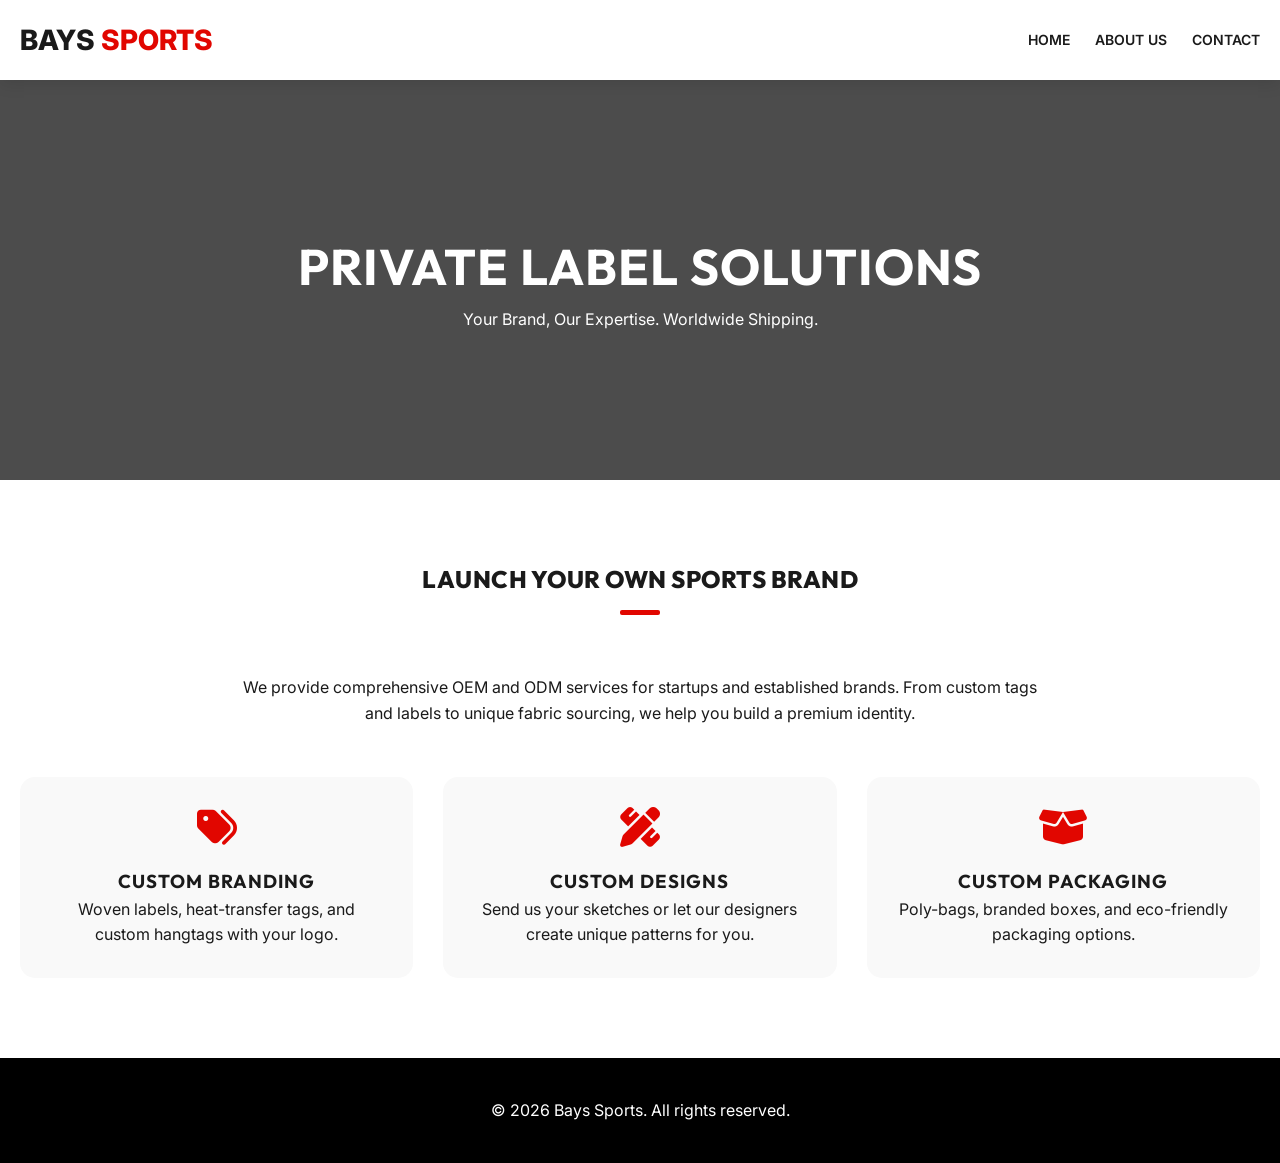
<file: private-label.html>
<!DOCTYPE html>
<html lang="en">
<head>
    <meta charset="UTF-8">
    <meta name="viewport" content="width=device-width, initial-scale=1.0">
    <title>Private Label Solutions | Bays Sports</title>
    <link rel="stylesheet" href="https://cdnjs.cloudflare.com/ajax/libs/font-awesome/6.4.0/css/all.min.css">
    <link rel="stylesheet" href="style.css">
    <style>
        .page-hero { height: 400px; background: linear-gradient(rgba(0,0,0,0.7), rgba(0,0,0,0.7)), url('https://images.unsplash.com/photo-1556761175-b413da4baf72?auto=format&fit=crop&w=1920&q=80'); background-size: cover; background-position: center; display: flex; align-items: center; justify-content: center; color: #fff; text-align: center; }
        .page-hero h1 { font-size: 50px; text-transform: uppercase; }
        .content-section { padding: 80px 0; }
        .feature-grid { display: grid; grid-template-columns: repeat(3, 1fr); gap: 30px; margin-top: 40px; }
        .feature-item { padding: 30px; background: #f9f9f9; border-radius: 15px; text-align: center; }
        .feature-item i { font-size: 40px; color: var(--primary-color); margin-bottom: 20px; }
    </style>
</head>
<body>
    <!-- Top Bar & Header (Same as index) -->
    <header>
        <div class="container header-content">
            <div class="logo"><a href="index.html" class="logo-text">BAYS <span>SPORTS</span></a></div>
            <nav class="nav-menu">
                <ul>
                    <li><a href="index.html">Home</a></li>
                    <li><a href="about.html">About Us</a></li>
                    <li><a href="contact.html">Contact</a></li>
                </ul>
            </nav>
        </div>
    </header>

    <section class="page-hero">
        <div class="container">
            <h1>PRIVATE <span>LABEL</span> SOLUTIONS</h1>
            <p>Your Brand, Our Expertise. Worldwide Shipping.</p>
        </div>
    </section>

    <section class="content-section">
        <div class="container">
            <div class="section-title"><h2>Launch Your Own Sports Brand</h2></div>
            <p style="text-align: center; max-width: 800px; margin: 0 auto 50px;">We provide comprehensive OEM and ODM services for startups and established brands. From custom tags and labels to unique fabric sourcing, we help you build a premium identity.</p>
            
            <div class="feature-grid">
                <div class="feature-item">
                    <i class="fas fa-tags"></i>
                    <h3>Custom Branding</h3>
                    <p>Woven labels, heat-transfer tags, and custom hangtags with your logo.</p>
                </div>
                <div class="feature-item">
                    <i class="fas fa-pencil-ruler"></i>
                    <h3>Custom Designs</h3>
                    <p>Send us your sketches or let our designers create unique patterns for you.</p>
                </div>
                <div class="feature-item">
                    <i class="fas fa-box-open"></i>
                    <h3>Custom Packaging</h3>
                    <p>Poly-bags, branded boxes, and eco-friendly packaging options.</p>
                </div>
            </div>
        </div>
    </section>

    <!-- Simplified Footer for Demo -->
    <footer class="main-footer" style="background:#000; color:#fff; padding: 40px 0; text-align:center;">
        <div class="container"><p>&copy; 2026 Bays Sports. All rights reserved.</p></div>
    </footer>
</body>
</html>
</file>
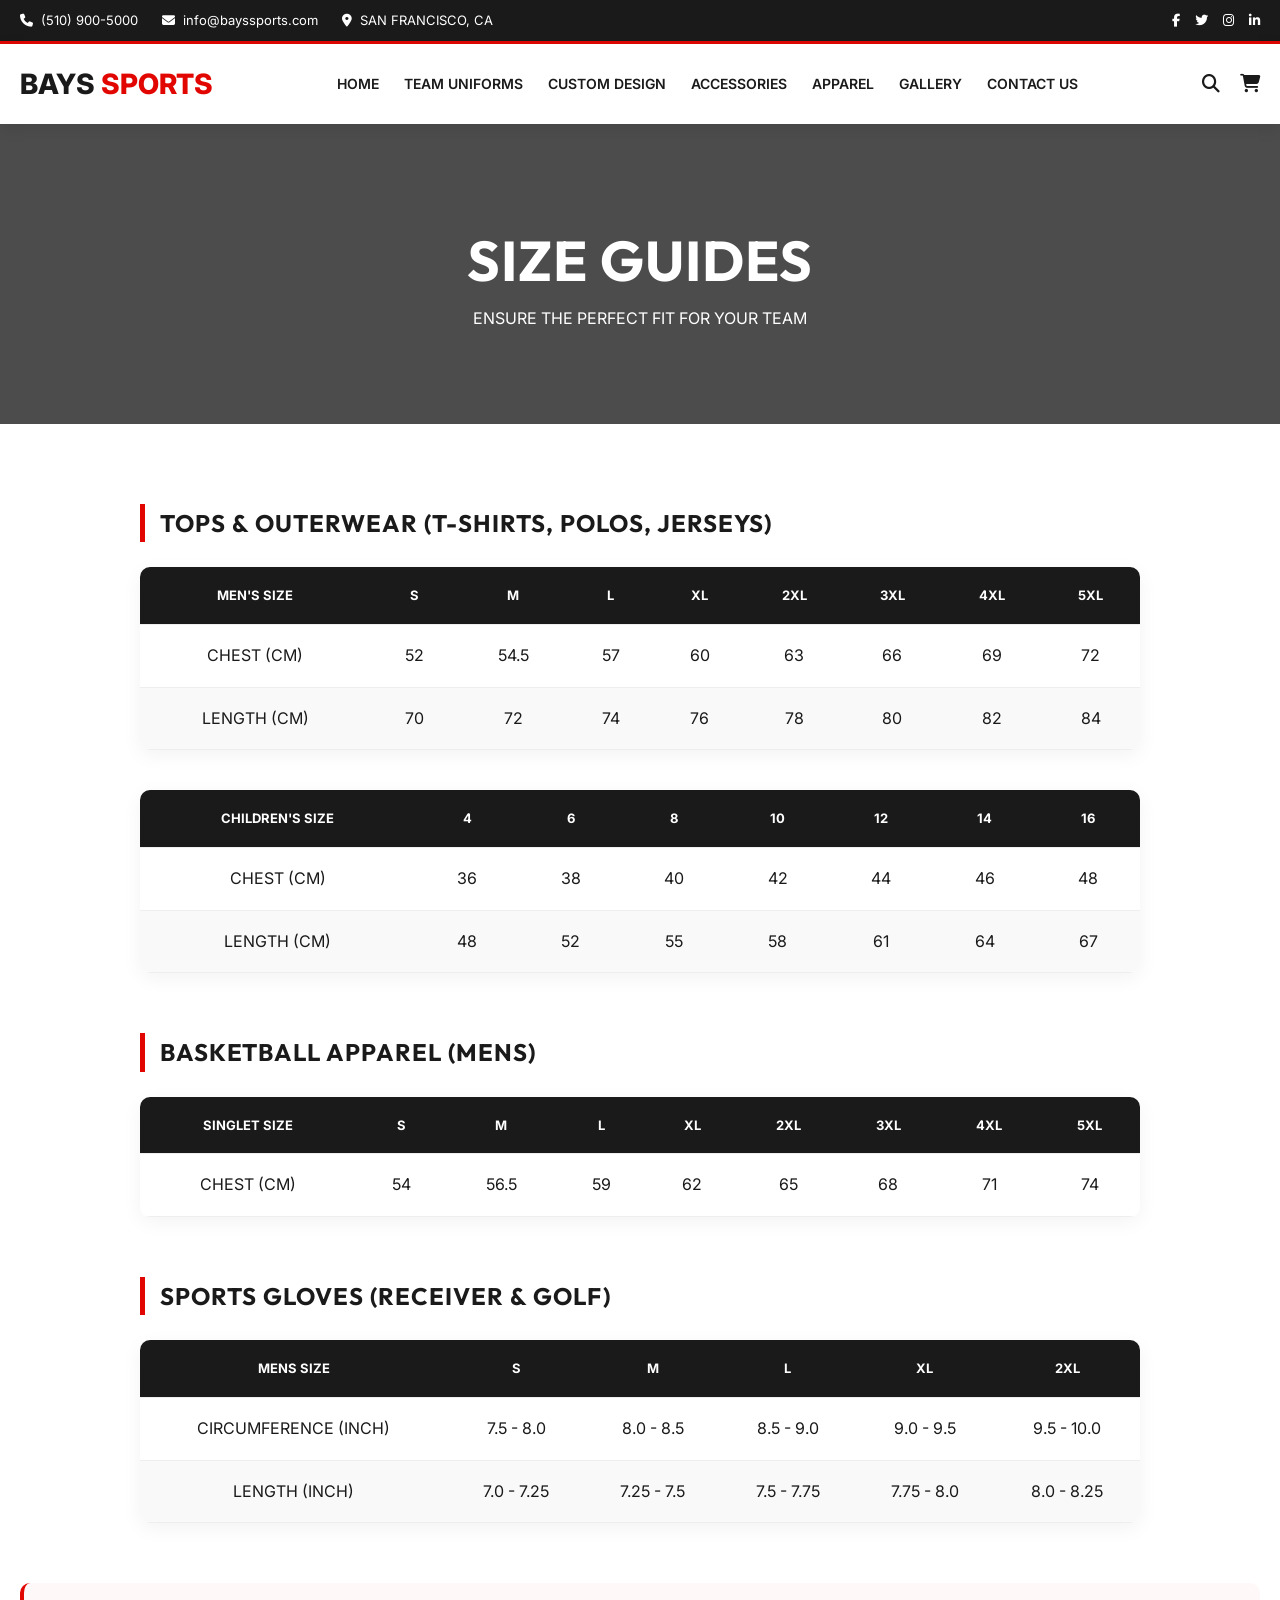
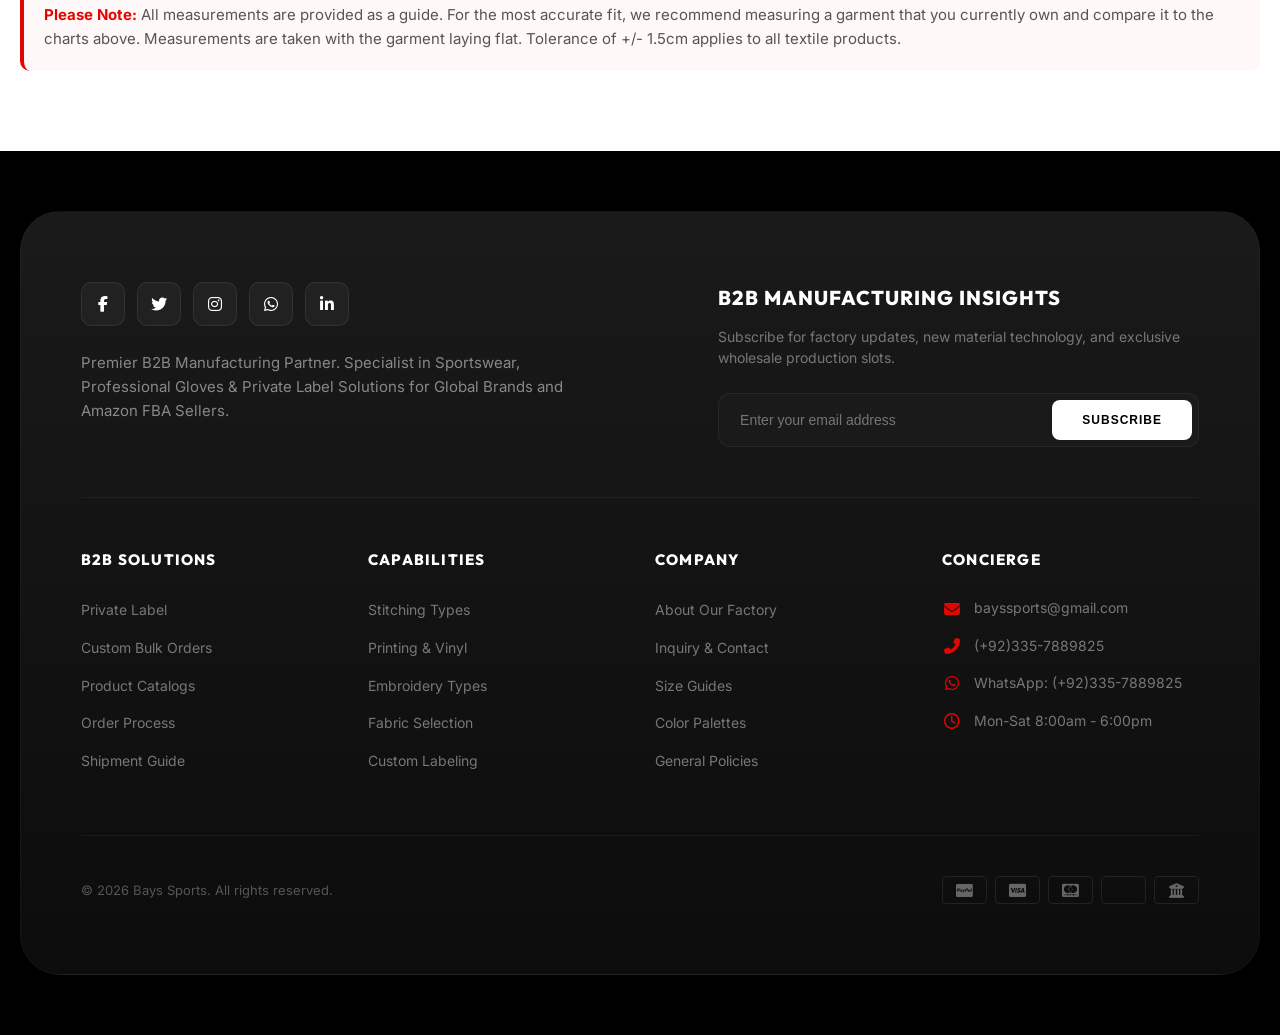
<file: size-guides.html>
<!DOCTYPE html>
<html lang="en">
<head>
    <meta charset="UTF-8">
    <meta name="viewport" content="width=device-width, initial-scale=1.0">
    <title>Size Guides | Accurate Measurements for Custom Sportswear</title>
    <meta name="description" content="Ensure the perfect fit for your team. Detailed size charts for soccer, basketball, football, and specialized sports gloves.">
    <meta name="keywords" content="sportswear size chart, jersey size guide, football glove measurements, custom apparel sizing">
    <link rel="canonical" href="https://bayssports.com/size-guides.html" />
    
    <!-- Open Graph -->
    <meta property="og:title" content="Size Guides | Accurate Measurements for Custom Sportswear">
    <meta property="og:description" content="Detailed size charts for Men, Women, and Youth to ensure the perfect fit.">
    <meta property="og:url" content="https://bayssports.com/size-guides.html">

    <link rel="stylesheet" href="https://cdnjs.cloudflare.com/ajax/libs/font-awesome/6.4.0/css/all.min.css">
    <link rel="stylesheet" href="style.css">
    <style>
        .size-hero {
            height: 300px;
            background: linear-gradient(rgba(0,0,0,0.7), rgba(0,0,0,0.7)), url('https://images.unsplash.com/photo-1558444479-c8495098fa55?ixlib=rb-1.2.1&auto=format&fit=crop&w=1920&q=80');
            background-size: cover;
            background-position: center;
            display: flex;
            align-items: center;
            justify-content: center;
            color: var(--white);
            text-align: center;
        }

        .size-hero h1 {
            font-size: 56px;
        }

        .size-section {
            padding: 80px 0;
            background: #fff;
        }

        .size-tabs {
            display: flex;
            justify-content: center;
            gap: 15px;
            margin-bottom: 50px;
            flex-wrap: wrap;
        }

        .tab-btn {
            padding: 12px 25px;
            background: var(--light-gray);
            border: none;
            border-radius: 5px;
            font-weight: 700;
            text-transform: uppercase;
            cursor: pointer;
            transition: var(--transition);
            font-size: 14px;
        }

        .tab-btn.active, .tab-btn:hover {
            background: var(--primary-color);
            color: var(--white);
        }

        .chart-container {
            max-width: 1000px;
            margin: 0 auto 60px;
        }

        .chart-title {
            font-size: 24px;
            margin-bottom: 25px;
            color: var(--secondary-color);
            border-left: 5px solid var(--primary-color);
            padding-left: 15px;
        }

        .size-table-wrapper {
            overflow-x: auto;
            border-radius: 10px;
            box-shadow: 0 5px 20px rgba(0,0,0,0.05);
            margin-bottom: 40px;
        }

        table {
            width: 100%;
            border-collapse: collapse;
            background: #fff;
        }

        th, td {
            padding: 18px;
            text-align: center;
            border-bottom: 1px solid #eee;
        }

        th {
            background: var(--secondary-color);
            color: var(--white);
            font-weight: 700;
            text-transform: uppercase;
            font-size: 13px;
        }

        tr:nth-child(even) {
            background-color: #f9f9f9;
        }

        tr:hover {
            background-color: #f1f1f1;
        }

        .measurement-note {
            background: #fff8f8;
            padding: 20px;
            border-radius: 10px;
            border-left: 4px solid var(--primary-color);
            margin-top: 30px;
            font-size: 15px;
            color: #555;
        }

        .measurement-note strong {
            color: var(--primary-color);
        }
    </style>
</head>
<body>

    <!-- Top Bar -->
    <div class="top-bar">
        <div class="container top-bar-content">
            <div class="top-info">
                <span><i class="fas fa-phone"></i> (510) 900-5000</span>
                <span><i class="fas fa-envelope"></i> info@bayssports.com</span>
                <span><i class="fas fa-map-marker-alt"></i> SAN FRANCISCO, CA</span>
            </div>
            <div class="top-socials">
                <a href="#"><i class="fab fa-facebook-f"></i></a>
                <a href="#"><i class="fab fa-twitter"></i></a>
                <a href="#"><i class="fab fa-instagram"></i></a>
                <a href="#"><i class="fab fa-linkedin-in"></i></a>
            </div>
        </div>
    </div>

    <!-- Header -->
    <header>
        <div class="container header-content">
            <div class="logo">
                <a href="index.html" class="logo-text">BAYS <span>SPORTS</span></a>
            </div>
            <nav class="nav-menu">
                <ul>
                    <li><a href="index.html">Home</a></li>
                    <li><a href="#">Team Uniforms</a></li>
                    <li><a href="#">Custom Design</a></li>
                    <li><a href="#">Accessories</a></li>
                    <li><a href="#">Apparel</a></li>
                    <li><a href="#">Gallery</a></li>
                    <li><a href="contact.html">Contact Us</a></li>
                </ul>
            </nav>
            <div class="menu-toggle" id="mobile-menu">
                <i class="fas fa-bars"></i>
            </div>
            <div class="header-actions">
                <i class="fas fa-search"></i>
                <i class="fas fa-shopping-cart"></i>
            </div>
        </div>
    </header>

    <!-- Size Hero -->
    <section class="size-hero">
        <div class="container">
            <h1>SIZE <span>GUIDES</span></h1>
            <p>ENSURE THE PERFECT FIT FOR YOUR TEAM</p>
        </div>
    </section>

    <!-- Size Charts Section -->
    <section class="size-section">
        <div class="container">
            
            <div class="chart-container" id="tops">
                <h3 class="chart-title">TOPS & OUTERWEAR (T-SHIRTS, POLOS, JERSEYS)</h3>
                <div class="size-table-wrapper">
                    <table>
                        <thead>
                            <tr>
                                <th>MEN'S SIZE</th>
                                <th>S</th>
                                <th>M</th>
                                <th>L</th>
                                <th>XL</th>
                                <th>2XL</th>
                                <th>3XL</th>
                                <th>4XL</th>
                                <th>5XL</th>
                            </tr>
                        </thead>
                        <tbody>
                            <tr>
                                <td>CHEST (CM)</td>
                                <td>52</td>
                                <td>54.5</td>
                                <td>57</td>
                                <td>60</td>
                                <td>63</td>
                                <td>66</td>
                                <td>69</td>
                                <td>72</td>
                            </tr>
                            <tr>
                                <td>LENGTH (CM)</td>
                                <td>70</td>
                                <td>72</td>
                                <td>74</td>
                                <td>76</td>
                                <td>78</td>
                                <td>80</td>
                                <td>82</td>
                                <td>84</td>
                            </tr>
                        </tbody>
                    </table>
                </div>

                <div class="size-table-wrapper">
                    <table>
                        <thead>
                            <tr>
                                <th>CHILDREN'S SIZE</th>
                                <th>4</th>
                                <th>6</th>
                                <th>8</th>
                                <th>10</th>
                                <th>12</th>
                                <th>14</th>
                                <th>16</th>
                            </tr>
                        </thead>
                        <tbody>
                            <tr>
                                <td>CHEST (CM)</td>
                                <td>36</td>
                                <td>38</td>
                                <td>40</td>
                                <td>42</td>
                                <td>44</td>
                                <td>46</td>
                                <td>48</td>
                            </tr>
                            <tr>
                                <td>LENGTH (CM)</td>
                                <td>48</td>
                                <td>52</td>
                                <td>55</td>
                                <td>58</td>
                                <td>61</td>
                                <td>64</td>
                                <td>67</td>
                            </tr>
                        </tbody>
                    </table>
                </div>
            </div>

            <div class="chart-container" id="basketball">
                <h3 class="chart-title">BASKETBALL APPAREL (MENS)</h3>
                <div class="size-table-wrapper">
                    <table>
                        <thead>
                            <tr>
                                <th>SINGLET SIZE</th>
                                <th>S</th>
                                <th>M</th>
                                <th>L</th>
                                <th>XL</th>
                                <th>2XL</th>
                                <th>3XL</th>
                                <th>4XL</th>
                                <th>5XL</th>
                            </tr>
                        </thead>
                        <tbody>
                            <tr>
                                <td>CHEST (CM)</td>
                                <td>54</td>
                                <td>56.5</td>
                                <td>59</td>
                                <td>62</td>
                                <td>65</td>
                                <td>68</td>
                                <td>71</td>
                                <td>74</td>
                            </tr>
                        </tbody>
                    </table>
                </div>
            </div>

            <div class="chart-container" id="gloves">
                <h3 class="chart-title">SPORTS GLOVES (RECEIVER & GOLF)</h3>
                <div class="size-table-wrapper">
                    <table>
                        <thead>
                            <tr>
                                <th>MENS SIZE</th>
                                <th>S</th>
                                <th>M</th>
                                <th>L</th>
                                <th>XL</th>
                                <th>2XL</th>
                            </tr>
                        </thead>
                        <tbody>
                            <tr>
                                <td>CIRCUMFERENCE (INCH)</td>
                                <td>7.5 - 8.0</td>
                                <td>8.0 - 8.5</td>
                                <td>8.5 - 9.0</td>
                                <td>9.0 - 9.5</td>
                                <td>9.5 - 10.0</td>
                            </tr>
                            <tr>
                                <td>LENGTH (INCH)</td>
                                <td>7.0 - 7.25</td>
                                <td>7.25 - 7.5</td>
                                <td>7.5 - 7.75</td>
                                <td>7.75 - 8.0</td>
                                <td>8.0 - 8.25</td>
                            </tr>
                        </tbody>
                    </table>
                </div>
            </div>

            <div class="measurement-note">
                <p><strong>Please Note:</strong> All measurements are provided as a guide. For the most accurate fit, we recommend measuring a garment that you currently own and compare it to the charts above. Measurements are taken with the garment laying flat. Tolerance of +/- 1.5cm applies to all textile products.</p>
            </div>
        </div>
    </section>

    <!-- Footer -->
    <footer class="main-footer">
        <div class="container">
            <div class="footer-card">
                <div class="footer-row-top">
                    <div class="footer-brand-box">
                        <div class="social-links-box">
                            <a href="#"><i class="fab fa-facebook-f"></i></a>
                            <a href="#"><i class="fab fa-twitter"></i></a>
                            <a href="#"><i class="fab fa-instagram"></i></a>
                            <a href="#"><i class="fab fa-whatsapp"></i></a>
                            <a href="#"><i class="fab fa-linkedin-in"></i></a>
                        </div>
                        <p class="brand-desc">Premier B2B Manufacturing Partner. Specialist in Sportswear, Professional Gloves & Private Label Solutions for Global Brands and Amazon FBA Sellers.</p>
                    </div>
                    <div class="footer-newsletter-box">
                        <h3>B2B MANUFACTURING INSIGHTS</h3>
                        <p>Subscribe for factory updates, new material technology, and exclusive wholesale production slots.</p>
                        <form class="newsletter-form">
                            <input type="email" placeholder="Enter your email address">
                            <button type="submit">SUBSCRIBE</button>
                        </form>
                    </div>
                </div>

                <div class="footer-row-bottom">
                    <div class="footer-links-col">
                        <h4>B2B SOLUTIONS</h4>
                        <ul>
                            <li><a href="private-label.html">Private Label</a></li>
                            <li><a href="bulk-orders.html">Custom Bulk Orders</a></li>
                            <li><a href="catalogs.html">Product Catalogs</a></li>
                            <li><a href="order-process.html">Order Process</a></li>
                            <li><a href="shipment-guide.html">Shipment Guide</a></li>
                        </ul>
                    </div>
                    <div class="footer-links-col">
                        <h4>CAPABILITIES</h4>
                        <ul>
                            <li><a href="stitching.html">Stitching Types</a></li>
                            <li><a href="printing.html">Printing & Vinyl</a></li>
                            <li><a href="embroidery.html">Embroidery Types</a></li>
                            <li><a href="fabrics.html">Fabric Selection</a></li>
                            <li><a href="labeling.html">Custom Labeling</a></li>
                        </ul>
                    </div>
                    <div class="footer-links-col">
                        <h4>COMPANY</h4>
                        <ul>
                            <li><a href="about.html">About Our Factory</a></li>
                            <li><a href="contact.html">Inquiry & Contact</a></li>
                            <li><a href="size-guides.html">Size Guides</a></li>
                            <li><a href="colors.html">Color Palettes</a></li>
                            <li><a href="policies.html">General Policies</a></li>
                        </ul>
                    </div>
                    <div class="footer-links-col">
                        <h4>CONCIERGE</h4>
                        <ul class="concierge-list">
                            <li><i class="fas fa-envelope"></i> <a href="mailto:bayssports@gmail.com">bayssports@gmail.com</a></li>
                            <li><i class="fas fa-phone-alt"></i> <a href="tel:+923357889825">(+92)335-7889825</a></li>
                            <li><i class="fab fa-whatsapp"></i> <a href="#">WhatsApp: (+92)335-7889825</a></li>
                            <li><i class="far fa-clock"></i> Mon-Sat 8:00am - 6:00pm</li>
                        </ul>
                    </div>
                </div>

                <div class="footer-bottom">
                    <p>&copy; 2026 Bays Sports. All rights reserved.</p>
                    <div class="payment-methods">
                        <div class="payment-icon"><i class="fab fa-cc-paypal"></i></div>
                        <div class="payment-icon"><i class="fab fa-cc-visa"></i></div>
                        <div class="payment-icon"><i class="fab fa-cc-mastercard"></i></div>
                        <div class="payment-icon"><i class="fab fa-payoneer"></i></div>
                        <div class="payment-icon"><i class="fas fa-university"></i></div>
                    </div>
                </div>
            </div>
        </div>
    </footer>

</body>
</html>
</file>
<file: style.css>
@import url('https://fonts.googleapis.com/css2?family=Inter:wght@400;500;600;700;800&family=Outfit:wght@400;600;700;800&display=swap');

:root {
    --primary-color: #e10600;
    --secondary-color: #1a1a1a;
    --accent-color: #333333;
    --text-color: #1a1a1a;
    --light-gray: #f4f4f4;
    --white: #ffffff;
    --header-height: 80px;
    --transition: all 0.3s ease;
    --shadow: 0 4px 15px rgba(0, 0, 0, 0.1);
}

* {
    margin: 0;
    padding: 0;
    box-sizing: border-box;
}

html, body {
    overflow-x: hidden;
    width: 100%;
    position: relative;
}

body {
    font-family: 'Inter', sans-serif;
    color: var(--text-color);
    line-height: 1.6;
}

img {
    max-width: 100%;
    height: auto;
}

h1, h2, h3, h4, h5, h6 {
    font-family: 'Outfit', sans-serif;
    font-weight: 700;
    text-transform: uppercase;
    letter-spacing: 1px;
}

ul {
    list-style: none;
}

a {
    text-decoration: none;
    color: inherit;
    transition: var(--transition);
}

.container {
    max-width: 1320px;
    margin: 0 auto;
    padding: 0 20px;
}

/* --- Top Bar --- */
.top-bar {
    background-color: var(--secondary-color);
    color: var(--white);
    padding: 10px 0;
    font-size: 13px;
    border-bottom: 3px solid var(--primary-color);
}

.top-bar-content {
    display: flex;
    justify-content: space-between;
    align-items: center;
}

.top-info span {
    margin-right: 20px;
    display: inline-flex;
    align-items: center;
    gap: 8px;
}

.top-socials {
    display: flex;
    gap: 15px;
}

/* --- Header --- */
header {
    background: var(--white);
    height: var(--header-height);
    display: flex;
    align-items: center;
    position: sticky;
    top: 0;
    z-index: 1000;
    box-shadow: var(--shadow);
}

.header-content {
    display: flex;
    justify-content: space-between;
    align-items: center;
    width: 100%;
}

.logo-text {
    font-size: 28px;
    font-weight: 800;
    color: var(--secondary-color);
    transition: var(--transition);
}

.logo-text:hover {
    color: var(--primary-color);
}

.logo-text span {
    color: var(--primary-color);
    transition: var(--transition);
}

.logo-text:hover span {
    color: var(--secondary-color);
}

.nav-menu ul {
    display: flex;
    gap: 25px;
}

.nav-menu ul li a {
    font-weight: 600;
    font-size: 14px;
    text-transform: uppercase;
}

.nav-menu ul li a:hover {
    color: var(--primary-color);
}

.header-actions {
    display: flex;
    gap: 20px;
    font-size: 18px;
}

.header-actions i:hover {
    color: var(--primary-color);
    cursor: pointer;
}

/* --- Hero Section --- */
.hero {
    height: 600px;
    background: linear-gradient(rgba(0,0,0,0.5), rgba(0,0,0,0.5)), url('https://images.unsplash.com/photo-1517649763962-0c623066013b?ixlib=rb-1.2.1&auto=format&fit=crop&w=1920&q=80');
    background-size: cover;
    background-position: center;
    display: flex;
    align-items: center;
    color: var(--white);
    position: relative;
    text-align: center;
}

.hero-content {
    width: 100%;
}

.hero-text h1 {
    font-size: 72px;
    line-height: 1.1;
    margin-bottom: 20px;
    text-shadow: 2px 2px 10px rgba(0,0,0,0.5);
}

.hero-text h1 span {
    color: var(--primary-color);
    display: block;
}

.hero-text p {
    font-size: 24px;
    margin-bottom: 40px;
    font-weight: 500;
    letter-spacing: 2px;
}

.btn {
    display: inline-block;
    padding: 18px 45px;
    border-radius: 4px;
    font-weight: 700;
    text-transform: uppercase;
    transition: var(--transition);
    cursor: pointer;
    border: none;
}

.btn-primary {
    background-color: var(--primary-color);
    color: var(--white);
}

.btn-primary:hover {
    background-color: #c00500;
    transform: scale(1.05);
}

/* --- Scrolling Ticker --- */
.ticker {
    background-color: var(--secondary-color);
    color: var(--white);
    padding: 18px 0;
    overflow: hidden;
    border-bottom: 4px solid var(--primary-color);
    display: flex;
    align-items: center;
    width: 100%;
    position: relative;
}

.ticker-content {
    display: flex;
    white-space: nowrap;
    animation: scroll 60s linear infinite;
    will-change: transform;
}

.ticker-item {
    padding: 0 30px;
    font-weight: 800;
    font-size: 16px;
    text-transform: uppercase;
    display: flex;
    align-items: center;
    letter-spacing: 1px;
}

.ticker-item span {
    color: var(--primary-color);
    margin-left: 30px;
    font-size: 20px;
}

@keyframes scroll {
    0% { transform: translateX(0); }
    100% { transform: translateX(-50%); }
}

/* --- Features --- */
.features {
    padding: 60px 0;
    background-color: #fff;
    margin-top: -30px;
}

.features-grid {
    display: grid;
    grid-template-columns: repeat(3, 1fr);
    gap: 30px;
}

.feature-card {
    background: var(--white);
    padding: 30px;
    display: flex;
    align-items: center;
    gap: 20px;
    box-shadow: 0 10px 30px rgba(0,0,0,0.08);
    border-radius: 15px;
    transition: var(--transition);
}

.feature-card:hover {
    transform: translateY(-10px);
    box-shadow: 0 20px 40px rgba(0,0,0,0.12);
}

.feature-icon {
    width: 70px;
    height: 70px;
    background-color: var(--secondary-color);
    display: flex;
    align-items: center;
    justify-content: center;
    border-radius: 15px;
    font-size: 30px;
    color: var(--white);
    transition: var(--transition);
    flex-shrink: 0;
    box-shadow: 0 5px 15px rgba(0,0,0,0.2);
}

.feature-card:hover .feature-icon {
    background-color: var(--primary-color);
    transform: rotateY(180deg);
}

.feature-info h3 {
    font-size: 18px;
    margin-bottom: 5px;
    color: var(--secondary-color);
}

.feature-info p {
    font-size: 13px;
    color: #777;
}

/* --- Products --- */
.products {
    padding: 80px 0;
    background: var(--light-gray);
}

.section-title {
    text-align: center;
    margin-bottom: 60px;
    display: flex;
    flex-direction: column;
    align-items: center;
}

.section-title h2 {
    font-size: 24px;
    font-weight: 800;
    color: var(--secondary-color);
    letter-spacing: 0.5px;
    margin-bottom: 12px;
    text-transform: uppercase;
}

.section-title::after {
    content: '';
    width: 40px;
    height: 5px;
    background-color: var(--primary-color);
    border-radius: 2px;
}

.product-grid {
    display: grid;
    grid-template-columns: repeat(auto-fill, minmax(220px, 1fr));
    gap: 30px;
}

.product-card {
    background: #fff;
    padding: 20px;
    border-radius: 8px;
    text-align: center;
    transition: var(--transition);
    border: 1px solid #eee;
}

.product-card:hover {
    box-shadow: var(--shadow);
    border-color: var(--primary-color);
}

.product-image {
    height: 220px;
    margin-bottom: 15px;
    display: flex;
    align-items: center;
    justify-content: center;
    background: #fdfdfd;
    overflow: hidden;
    position: relative;
}

.product-image i {
    font-size: 80px;
    color: #ddd;
}

.product-image img {
    width: 100%;
    height: 100%;
    object-fit: contain;
    padding: 10px;
    transition: transform 0.5s ease;
}

.product-card:hover .product-image img {
    transform: scale(1.08);
}

.product-card h4 {
    font-size: 15px;
    margin-bottom: 8px;
    color: #333;
}

.product-price {
    color: var(--primary-color);
    font-weight: 800;
    font-size: 18px;
}

/* --- About --- */
.about {
    padding: 100px 0;
    background: #fff;
}

.about-content {
    display: flex;
    align-items: flex-start;
    gap: 100px;
}

.about-emblem {
    flex: 0 0 200px;
    display: flex;
    justify-content: center;
}

.emblem-container {
    width: 180px;
    height: 180px;
    border: 8px solid #f0f0f0;
    border-radius: 50%;
    display: flex;
    align-items: center;
    justify-content: center;
    background: #fff;
    box-shadow: 0 10px 30px rgba(0,0,0,0.05);
}

.emblem-container img {
    width: 80px;
    opacity: 0.8;
}

.about-text {
    flex: 1;
    position: relative;
    padding-left: 40px;
}

.red-corner {
    position: absolute;
    left: 0;
    top: 60px;
    width: 40px;
    height: 40px;
    border-left: 2px solid var(--primary-color);
    border-top: 2px solid var(--primary-color);
    opacity: 0.5;
}

.about-text .tag {
    color: var(--primary-color);
    font-weight: 700;
    text-transform: uppercase;
    display: block;
    margin-bottom: 15px;
    font-size: 14px;
    letter-spacing: 1px;
}

.about-text h2 {
    font-size: 64px;
    font-weight: 800;
    margin-bottom: 30px;
    color: var(--secondary-color);
    letter-spacing: -1px;
    line-height: 1;
}

.about-text p {
    margin-bottom: 25px;
    color: #555;
    font-size: 18px;
    line-height: 1.8;
}

.about-text .sub-text {
    font-size: 15px;
    color: #888;
    border-top: 1px solid #eee;
    padding-top: 25px;
    margin-top: 30px;
}

.about-btns {
    display: flex;
    gap: 15px;
    margin-top: 40px;
}

.btn-legacy, .btn-quote {
    display: inline-flex;
    align-items: center;
    justify-content: space-between;
    padding: 20px 30px;
    font-weight: 800;
    font-size: 14px;
    text-transform: uppercase;
    letter-spacing: 1.5px;
    transition: var(--transition);
    border: none;
    cursor: pointer;
    min-width: 280px;
}

.btn-legacy {
    background-color: #000;
    color: #fff;
}

.btn-quote {
    background-color: var(--primary-color);
    color: #fff;
}

.btn-legacy span, .btn-quote span {
    width: 8px;
    height: 8px;
    background-color: #fff;
    border-radius: 50%;
    margin-left: 10px;
}

.btn-legacy:hover, .btn-quote:hover {
    transform: scale(1.02);
    box-shadow: 0 15px 30px rgba(0,0,0,0.15);
}

/* --- Services Dark --- */
.services-dark {
    padding: 120px 0;
    background: linear-gradient(rgba(0,0,0,0.5), rgba(0,0,0,0.5)), url('https://images.unsplash.com/photo-1583473848882-f9a5bc7fd2ee?ixlib=rb-1.2.1&auto=format&fit=crop&w=1920&q=80');
    background-size: cover;
    background-attachment: fixed;
    background-position: center;
    color: var(--white);
    position: relative;
}

.services-grid {
    display: grid;
    grid-template-columns: repeat(4, 1fr);
    gap: 30px;
    text-align: center;
}

.service-item {
    padding: 60px 30px;
    background: rgba(255, 255, 255, 0.03);
    backdrop-filter: blur(8px);
    -webkit-backdrop-filter: blur(8px);
    border-radius: 30px;
    border: 1px solid rgba(255, 255, 255, 0.1);
    transition: all 0.5s cubic-bezier(0.4, 0, 0.2, 1);
    position: relative;
    overflow: hidden;
}

.service-item::before {
    content: '';
    position: absolute;
    top: 0;
    left: -100%;
    width: 100%;
    height: 100%;
    background: linear-gradient(90deg, transparent, rgba(255,255,255,0.05), transparent);
    transition: 0.5s;
}

.service-item:hover::before {
    left: 100%;
}

.service-item:hover {
    transform: translateY(-15px) scale(1.02);
    background: rgba(255, 255, 255, 0.08);
    border-color: var(--primary-color);
    box-shadow: 0 20px 40px rgba(0, 0, 0, 0.4), inset 0 0 20px rgba(225, 6, 0, 0.1);
}

.service-item i {
    font-size: 40px;
    color: var(--primary-color);
    margin-bottom: 25px;
    transition: all 0.5s ease;
}

.service-item:hover i {
    transform: scale(1.2) rotateY(180deg);
}

.service-item h3 {
    font-size: 20px;
    margin-bottom: 10px;
    letter-spacing: 1px;
}

.service-item p {
    font-size: 11px;
    font-weight: 700;
    color: #aaa;
    letter-spacing: 1.5px;
    text-transform: uppercase;
}

.stats-grid {
    display: flex;
    justify-content: center;
    gap: 60px;
    margin-top: 100px;
    padding-top: 60px;
    border-top: 1px solid rgba(255, 255, 255, 0.1);
}

.stat-item h2 {
    font-size: 36px;
    color: var(--primary-color);
    font-weight: 800;
    display: flex;
    align-items: center;
    gap: 10px;
}

.stat-item h2 span {
    font-size: 14px;
    color: #fff;
    font-weight: 600;
    letter-spacing: 1px;
}

.section-title.left {
    align-items: flex-start;
    text-align: left;
}

.section-title.left::after {
    margin-left: 0;
}

/* --- Testimonials --- */
.testimonials {
    padding: 100px 0;
    background-color: #fcfcfc;
}

.testimonial-header {
    display: flex;
    justify-content: space-between;
    align-items: flex-end;
    margin-bottom: 60px;
}

.sub-tag {
    color: var(--primary-color);
    font-weight: 700;
    font-size: 13px;
    letter-spacing: 1px;
    text-transform: uppercase;
    display: block;
    margin-top: -45px;
}

.testimonial-nav {
    display: flex;
    gap: 10px;
}

.nav-btn {
    width: 45px;
    height: 45px;
    border-radius: 50%;
    border: 1px solid #ddd;
    background: #fff;
    display: flex;
    align-items: center;
    justify-content: center;
    cursor: pointer;
    transition: var(--transition);
}

.nav-btn:hover {
    background: var(--primary-color);
    color: #fff;
    border-color: var(--primary-color);
}

.testimonial-grid {
    display: grid;
    grid-template-columns: repeat(3, 1fr);
    gap: 30px;
}

.t-card {
    background: #fff;
    padding: 40px;
    border-radius: 20px;
    border: 1px solid #eee;
    transition: var(--transition);
    position: relative;
}

.t-card:hover {
    box-shadow: 0 15px 40px rgba(0,0,0,0.06);
    transform: translateY(-5px);
}

.t-user {
    display: flex;
    align-items: center;
    gap: 15px;
    margin-bottom: 25px;
    position: relative;
}

.t-avatar {
    width: 50px;
    height: 50px;
    background: #f0f0f0;
    border-radius: 50%;
    display: flex;
    align-items: center;
    justify-content: center;
    font-weight: 700;
    color: #555;
    font-size: 18px;
}

.t-details h4 {
    font-size: 16px;
    color: #333;
    margin-bottom: 2px;
}

.t-details span {
    font-size: 12px;
    color: #999;
}

.t-stars {
    position: absolute;
    right: 0;
    top: 5px;
    color: #ffb400;
    font-size: 12px;
}

.t-content {
    position: relative;
}

.quote-icon {
    font-size: 40px;
    color: rgba(225, 6, 0, 0.05);
    position: absolute;
    top: -20px;
    left: -10px;
}

.t-content p {
    font-size: 15px;
    color: #666;
    line-height: 1.7;
    position: relative;
    z-index: 1;
}

/* --- Footer --- */
.main-footer {
    padding: 60px 0;
    background-color: #000;
}

.footer-card {
    background: linear-gradient(180deg, #1a1a1a 0%, #0c0c0c 100%);
    border-radius: 40px;
    padding: 70px 60px;
    color: #fff;
    box-shadow: 0 30px 60px rgba(0,0,0,0.6);
    border: 1px solid rgba(255,255,255,0.03);
}

.footer-row-top {
    display: flex;
    justify-content: space-between;
    gap: 60px;
    padding-bottom: 50px;
    border-bottom: 1px solid rgba(255,255,255,0.05);
    margin-bottom: 50px;
}

.footer-brand-box {
    flex: 1.2;
}

.social-links-box {
    display: flex;
    gap: 12px;
    margin-bottom: 25px;
}

.social-links-box a {
    width: 44px;
    height: 44px;
    background: rgba(255,255,255,0.04);
    border: 1px solid rgba(255,255,255,0.08);
    display: flex;
    align-items: center;
    justify-content: center;
    border-radius: 10px;
    color: #fff;
    transition: var(--transition);
    font-size: 16px;
}

.social-links-box a:hover {
    background: var(--primary-color);
    border-color: var(--primary-color);
    transform: translateY(-5px);
}

.brand-desc {
    color: #888;
    font-size: 15px;
    line-height: 1.6;
    max-width: 500px;
}

.footer-newsletter-box {
    flex: 1;
}

.footer-newsletter-box h3 {
    font-size: 20px;
    margin-bottom: 12px;
    letter-spacing: 1px;
    font-weight: 800;
}

.footer-newsletter-box p {
    color: #777;
    font-size: 14px;
    margin-bottom: 25px;
    line-height: 1.5;
}

.newsletter-form {
    display: flex;
    gap: 10px;
    background: rgba(255,255,255,0.02);
    padding: 6px;
    border-radius: 12px;
    border: 1px solid rgba(255,255,255,0.06);
}

.newsletter-form input {
    flex: 1;
    background: transparent;
    border: none;
    padding: 12px 15px;
    color: #fff;
    outline: none;
    font-size: 14px;
}

.newsletter-form button {
    background: #fff;
    color: #000;
    border: none;
    padding: 0 30px;
    border-radius: 8px;
    font-weight: 800;
    font-size: 12px;
    cursor: pointer;
    transition: var(--transition);
    letter-spacing: 1px;
}

.newsletter-form button:hover {
    background: var(--primary-color);
    color: #fff;
}

.footer-row-bottom {
    display: grid;
    grid-template-columns: repeat(4, 1fr);
    gap: 30px;
}

.footer-links-col h4 {
    font-size: 15px;
    margin-bottom: 25px;
    letter-spacing: 1.2px;
    font-weight: 800;
    color: #fff;
    text-transform: uppercase;
}

.footer-links-col ul li {
    margin-bottom: 12px;
}

.footer-links-col ul li a {
    color: #777;
    font-size: 14px;
    transition: var(--transition);
}

.footer-links-col ul li a:hover {
    color: #fff;
}

.concierge-list li {
    display: flex;
    align-items: center;
    gap: 12px;
    color: #777;
    font-size: 14px;
    margin-bottom: 15px !important;
}

.concierge-list i {
    color: var(--primary-color);
    font-size: 16px;
    width: 20px;
    text-align: center;
}

.concierge-list a:hover {
    color: var(--primary-color) !important;
}

.footer-bottom {
    margin-top: 50px;
    padding-top: 40px;
    border-top: 1px solid rgba(255,255,255,0.05);
    display: flex;
    justify-content: space-between;
    align-items: center;
}

.footer-bottom p {
    color: #555;
    font-size: 13px;
}

.payment-methods {
    display: flex;
    gap: 8px;
}

.payment-icon {
    width: 45px;
    height: 28px;
    border: 1px solid #222;
    border-radius: 4px;
    display: flex;
    align-items: center;
    justify-content: center;
    color: #666;
    font-size: 15px;
    background: transparent;
    transition: var(--transition);
}

.payment-icon:hover {
    border-color: #666;
    color: #fff;
}

.payment-icon span {
    font-size: 10px;
    font-weight: 800;
}

/* --- Mobile Menu Toggle --- */
.menu-toggle {
    display: none;
    font-size: 24px;
    cursor: pointer;
    color: var(--secondary-color);
    transition: var(--transition);
}

.menu-toggle.active {
    color: var(--primary-color);
}

/* --- Media Queries --- */

@media (max-width: 1024px) {
    .container {
        width: 100%;
        max-width: 100%;
        padding: 0 15px;
    }
    
    .top-bar {
        display: none;
    }
    
    header {
        height: 70px;
    }
    
    .menu-toggle {
        display: block;
        order: 2;
    }
    
    .header-actions {
        order: 3;
    }
    
    .logo {
        order: 1;
    }
    
    .nav-menu {
        position: fixed;
        top: 0;
        left: -100%;
        width: 80%;
        max-width: 300px;
        height: 100vh;
        background: var(--white);
        flex-direction: column;
        padding: 80px 40px;
        transition: 0.4s cubic-bezier(0.4, 0, 0.2, 1);
        box-shadow: 10px 0 30px rgba(0,0,0,0.2);
        z-index: 1001;
        display: flex;
    }
    
    .nav-menu.active {
        left: 0;
    }

    .nav-menu::before {
        content: '';
        position: fixed;
        top: 0;
        left: 0;
        width: 100vw;
        height: 100vh;
        background: rgba(0,0,0,0.5);
        z-index: -1;
        opacity: 0;
        visibility: hidden;
        transition: 0.3s;
    }

    .nav-menu.active::before {
        opacity: 1;
        visibility: visible;
        left: 100%;
    }
    
    .nav-menu ul {
        flex-direction: column;
        align-items: center;
        gap: 25px;
    }
    
    .nav-menu ul li a {
        font-size: 16px;
    }
    
    .hero {
        height: auto;
        padding: 100px 0;
    }
    
    .hero-text h1 {
        font-size: 42px;
    }
    
    .hero-text p {
        font-size: 16px;
    }
    
    .features-grid {
        grid-template-columns: 1fr;
    }
}

@media (max-width: 768px) {
    .hero-text h1 {
        font-size: 32px;
    }
    
    .about-content {
        flex-direction: column;
        align-items: center;
        text-align: center;
        gap: 40px;
    }
    
    .about-text {
        padding-left: 0;
    }
    
    .red-corner {
        display: none;
    }
    
    .about-btns {
        flex-direction: column;
        width: 100%;
    }
    
    .btn-legacy, .btn-quote {
        min-width: 100%;
    }
    
    .services-grid {
        grid-template-columns: 1fr;
        gap: 20px;
    }

    .service-item {
        padding: 40px 20px;
    }

    .stats-grid {
        flex-direction: column;
        gap: 30px;
        align-items: center;
        margin-top: 60px;
        padding-top: 40px;
    }
    
    .testimonial-header {
        flex-direction: column;
        align-items: flex-start;
        gap: 20px;
    }
    
    .sub-tag {
        margin-top: 0;
    }
    
    .testimonial-grid {
        grid-template-columns: 1fr;
    }
    
    .product-grid {
        grid-template-columns: repeat(2, 1fr);
        gap: 15px;
    }

    .product-card {
        padding: 10px;
    }

    .product-image {
        height: 160px;
    }

    .product-card h4 {
        font-size: 13px;
    }

    .footer-row-top {
        flex-direction: column;
        gap: 40px;
        text-align: center;
    }
    
    .footer-bottom {
        flex-direction: column;
        gap: 20px;
        text-align: center;
    }
}

@media (max-width: 480px) {
    .container {
        padding: 0 15px;
    }
    
    .hero-text h1 {
        font-size: 28px;
        word-break: break-word;
    }
    
    .about-text h2 {
        font-size: 32px;
    }
    
    .footer-row-bottom {
        grid-template-columns: 1fr;
    }
    
    .footer-card {
        padding: 50px 25px;
    }
    
    .newsletter-form {
        flex-direction: column;
    }
    
    .newsletter-form button {
        padding: 12px 0;
    }
    
    .stat-item h2 {
        font-size: 28px;
    }
}
</file>
